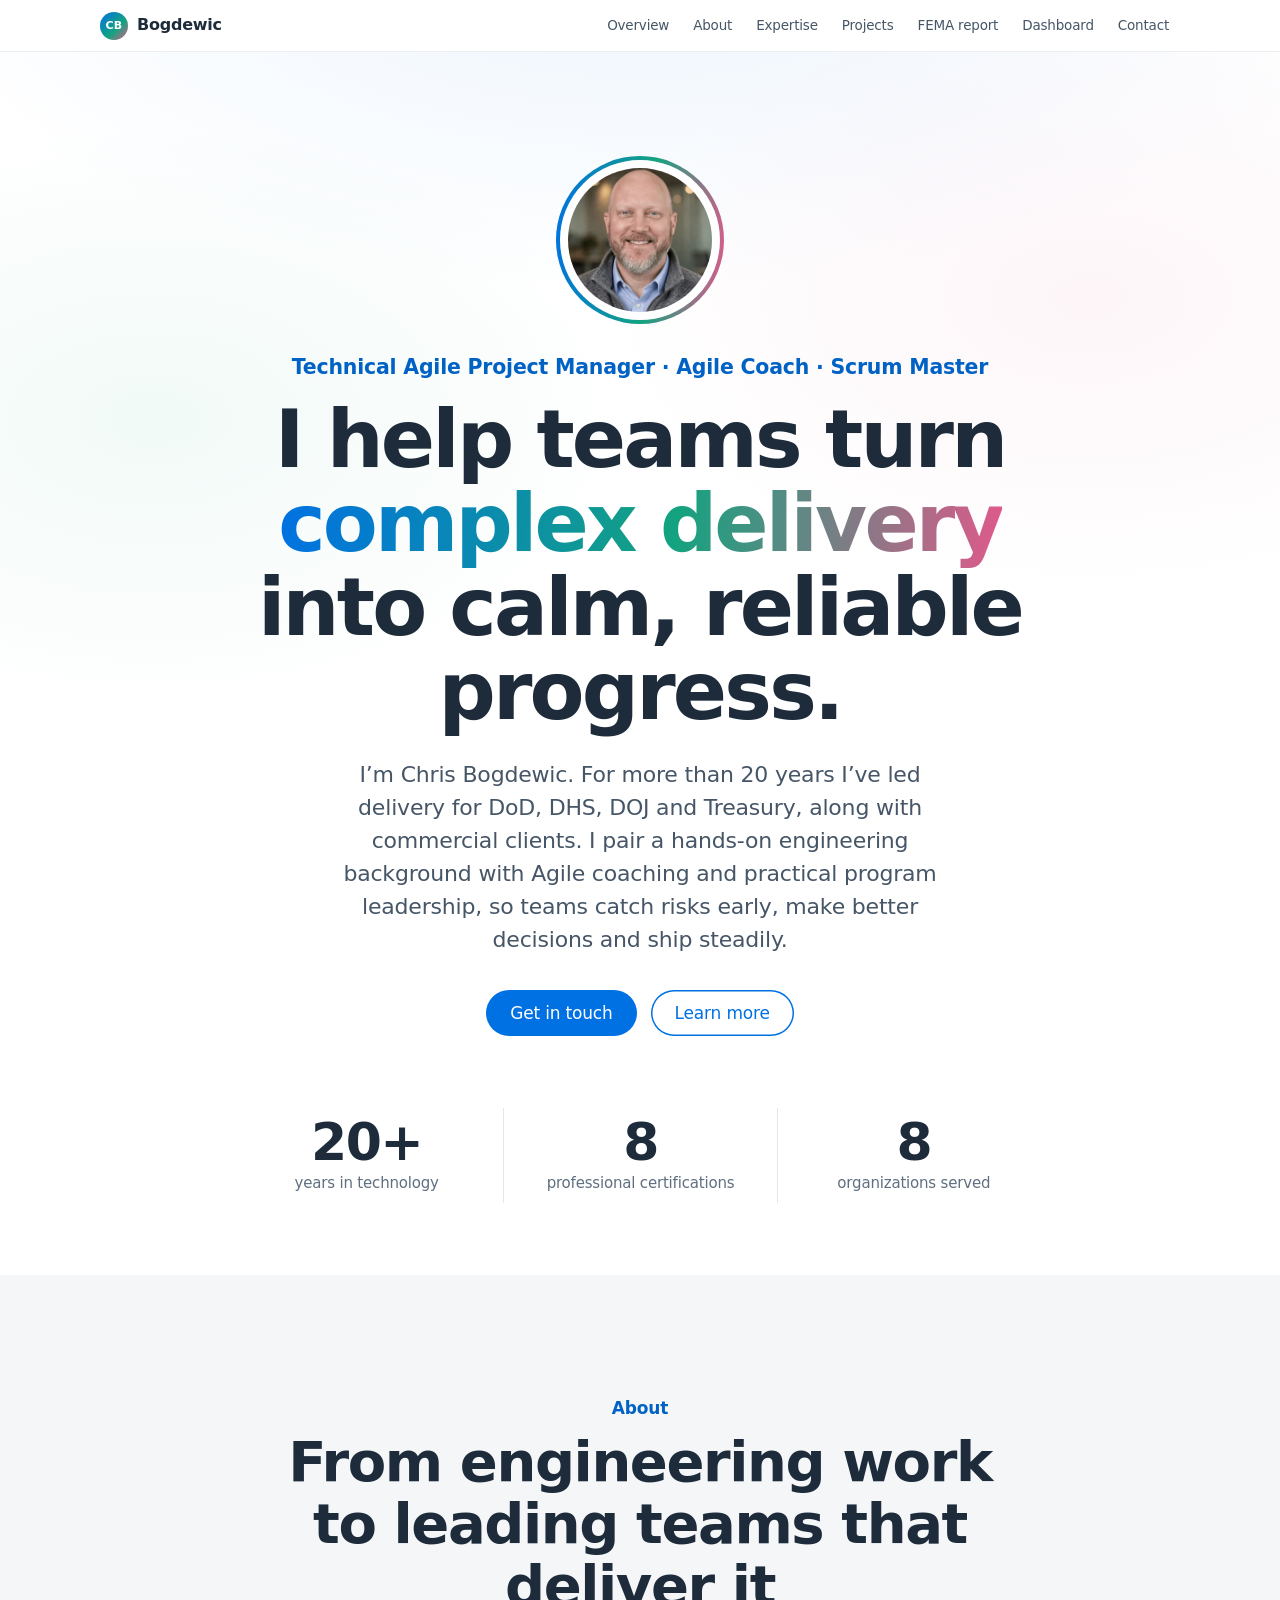
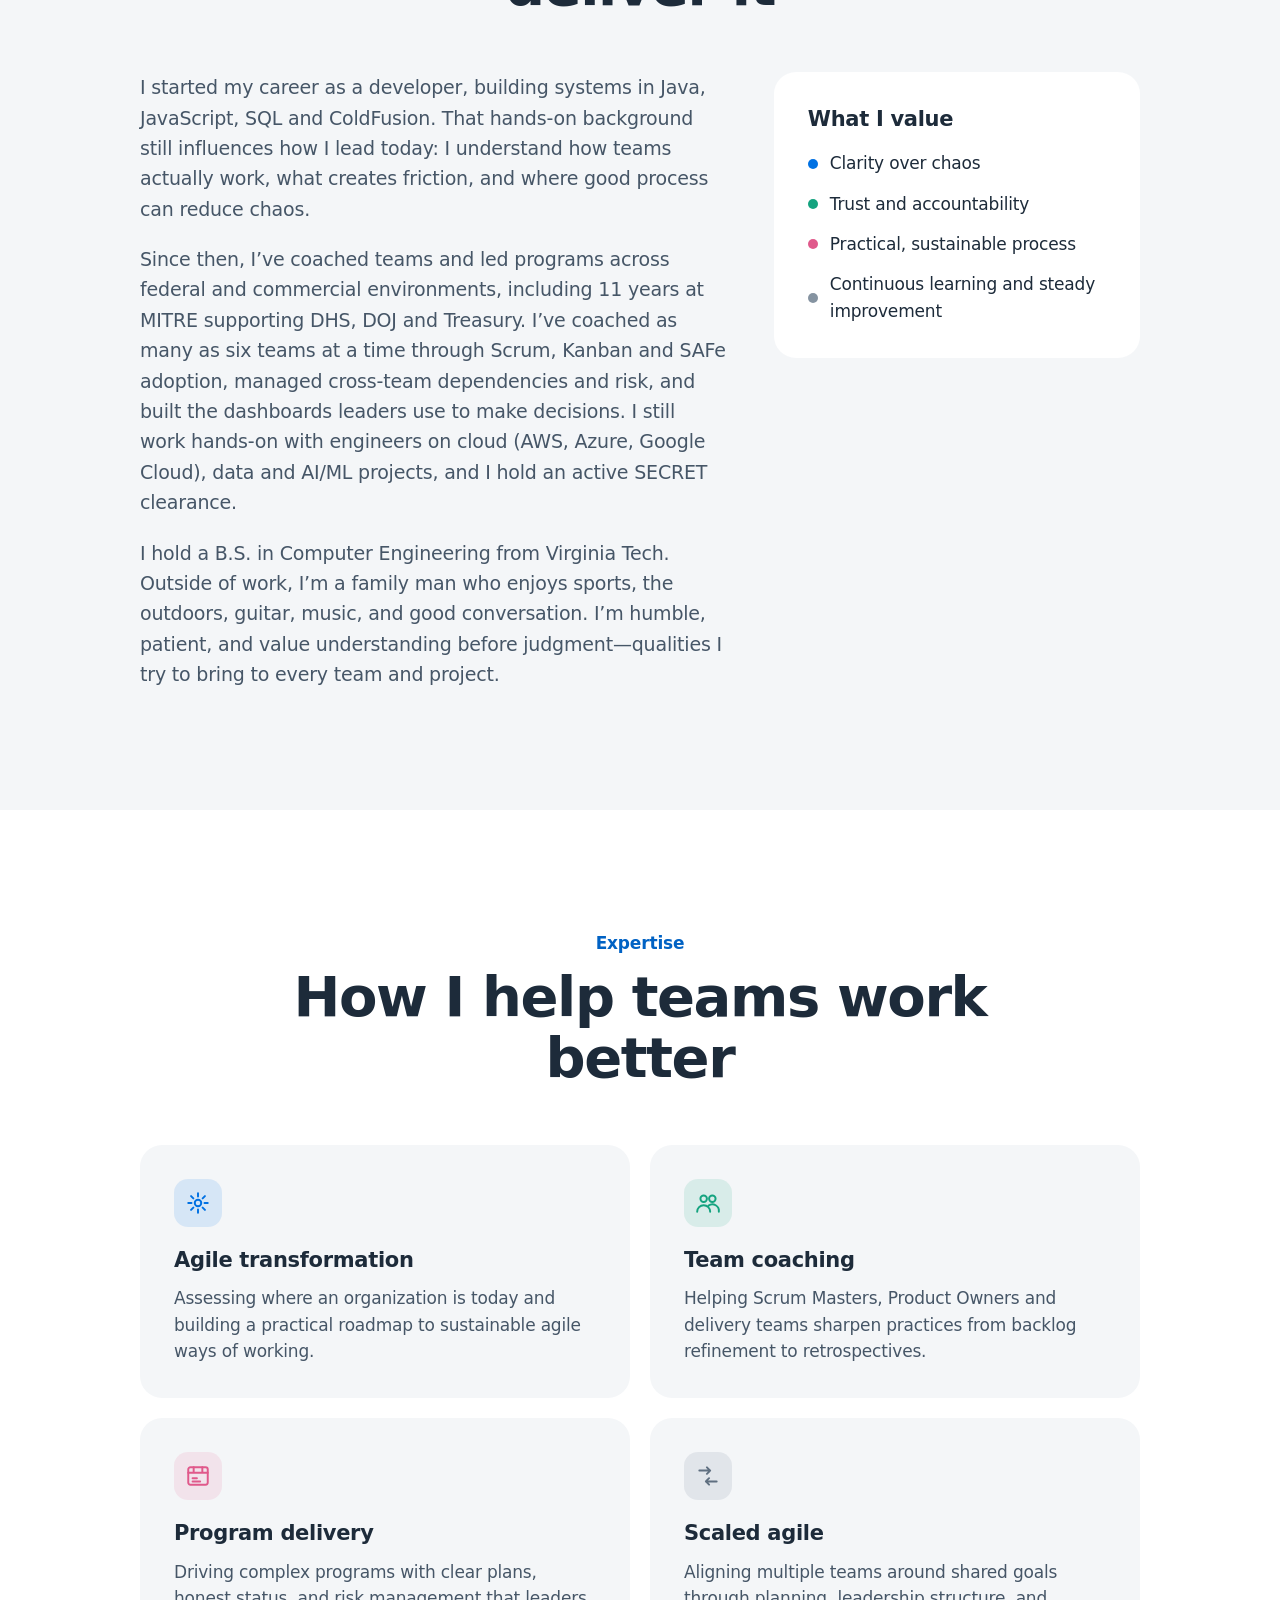
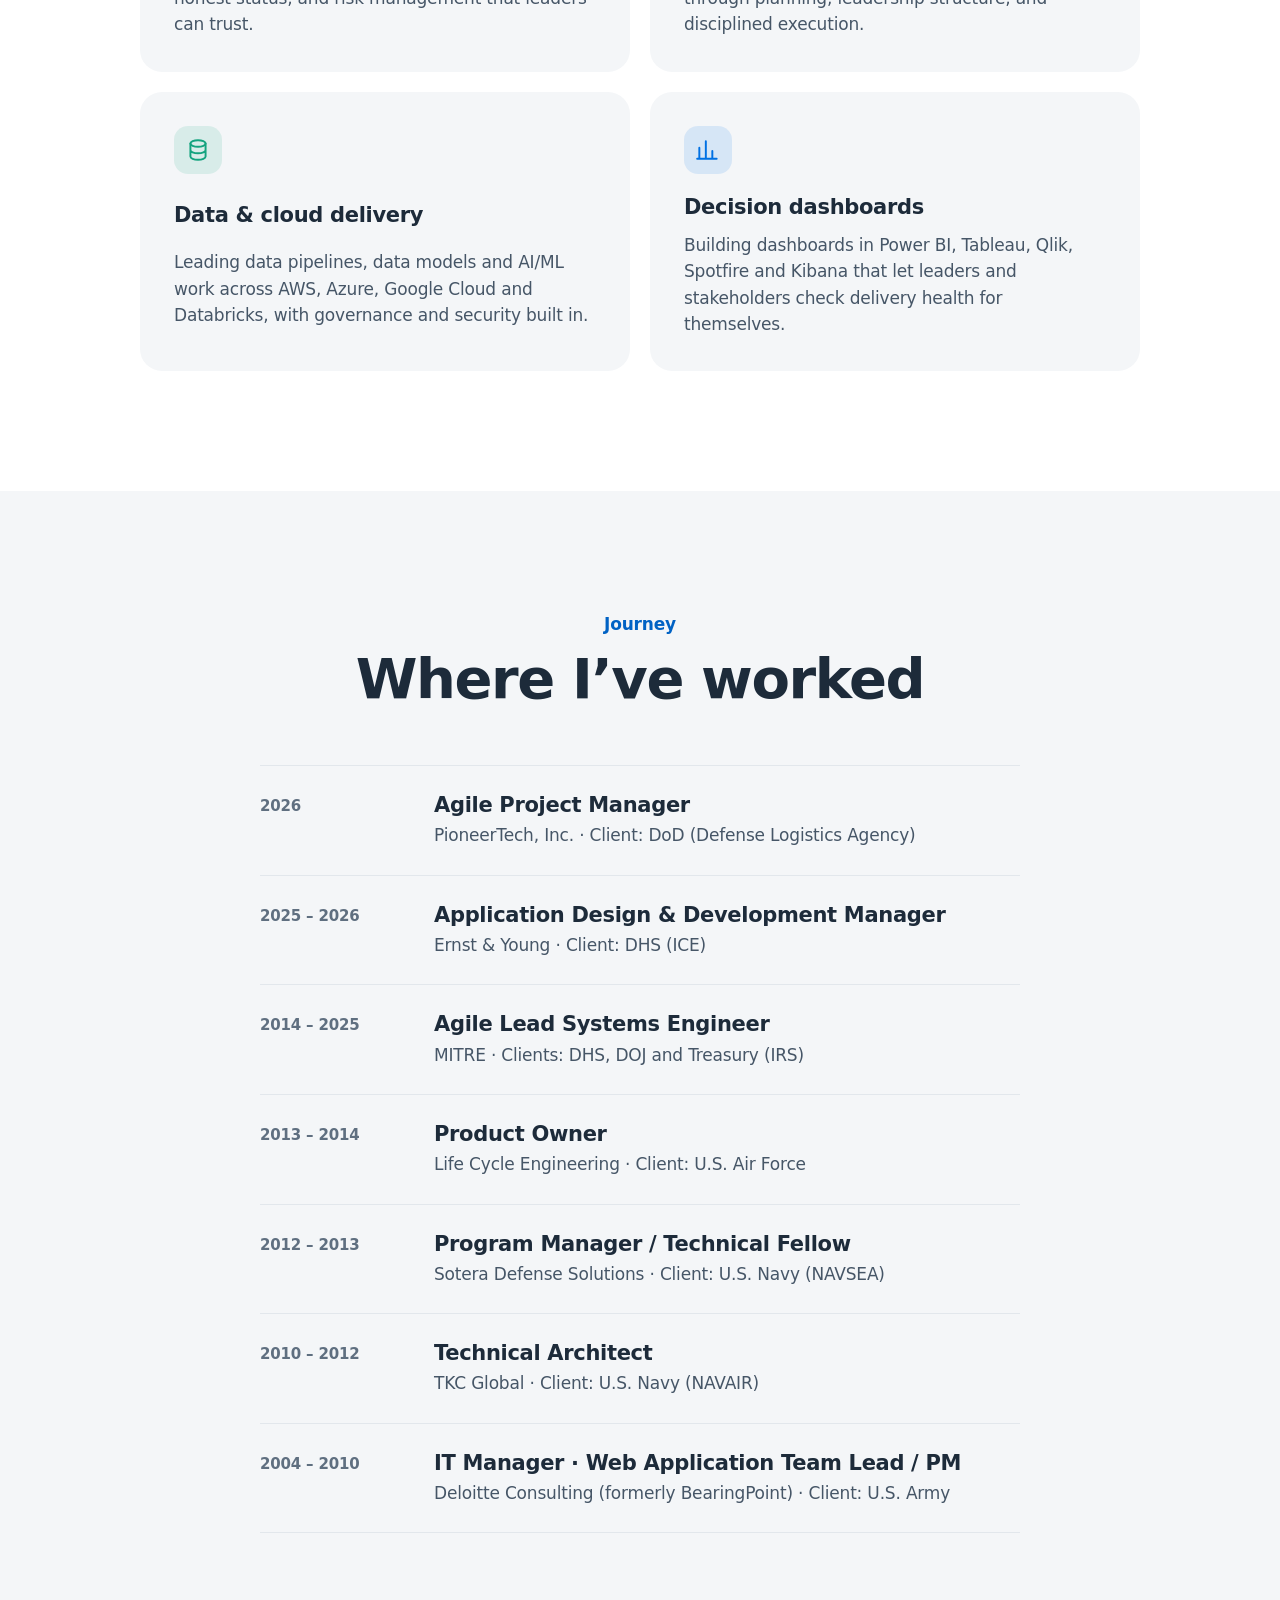
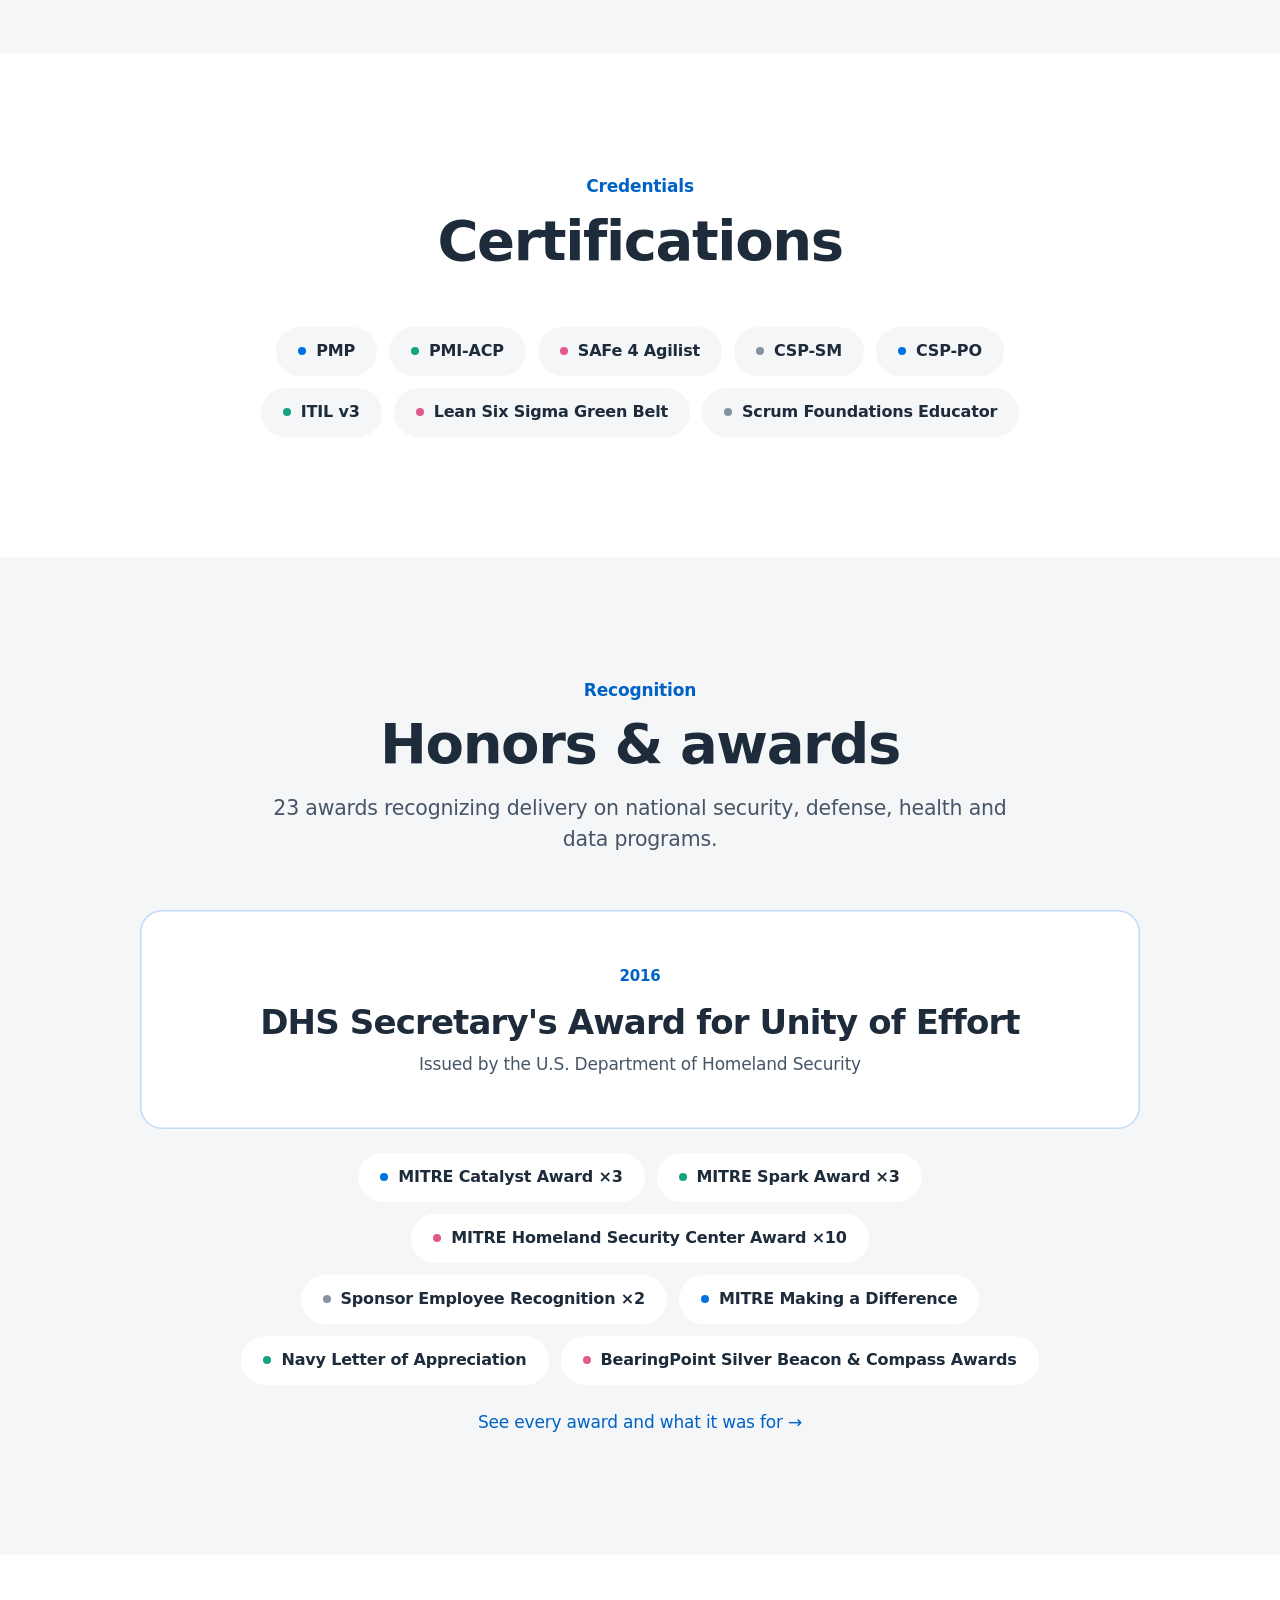
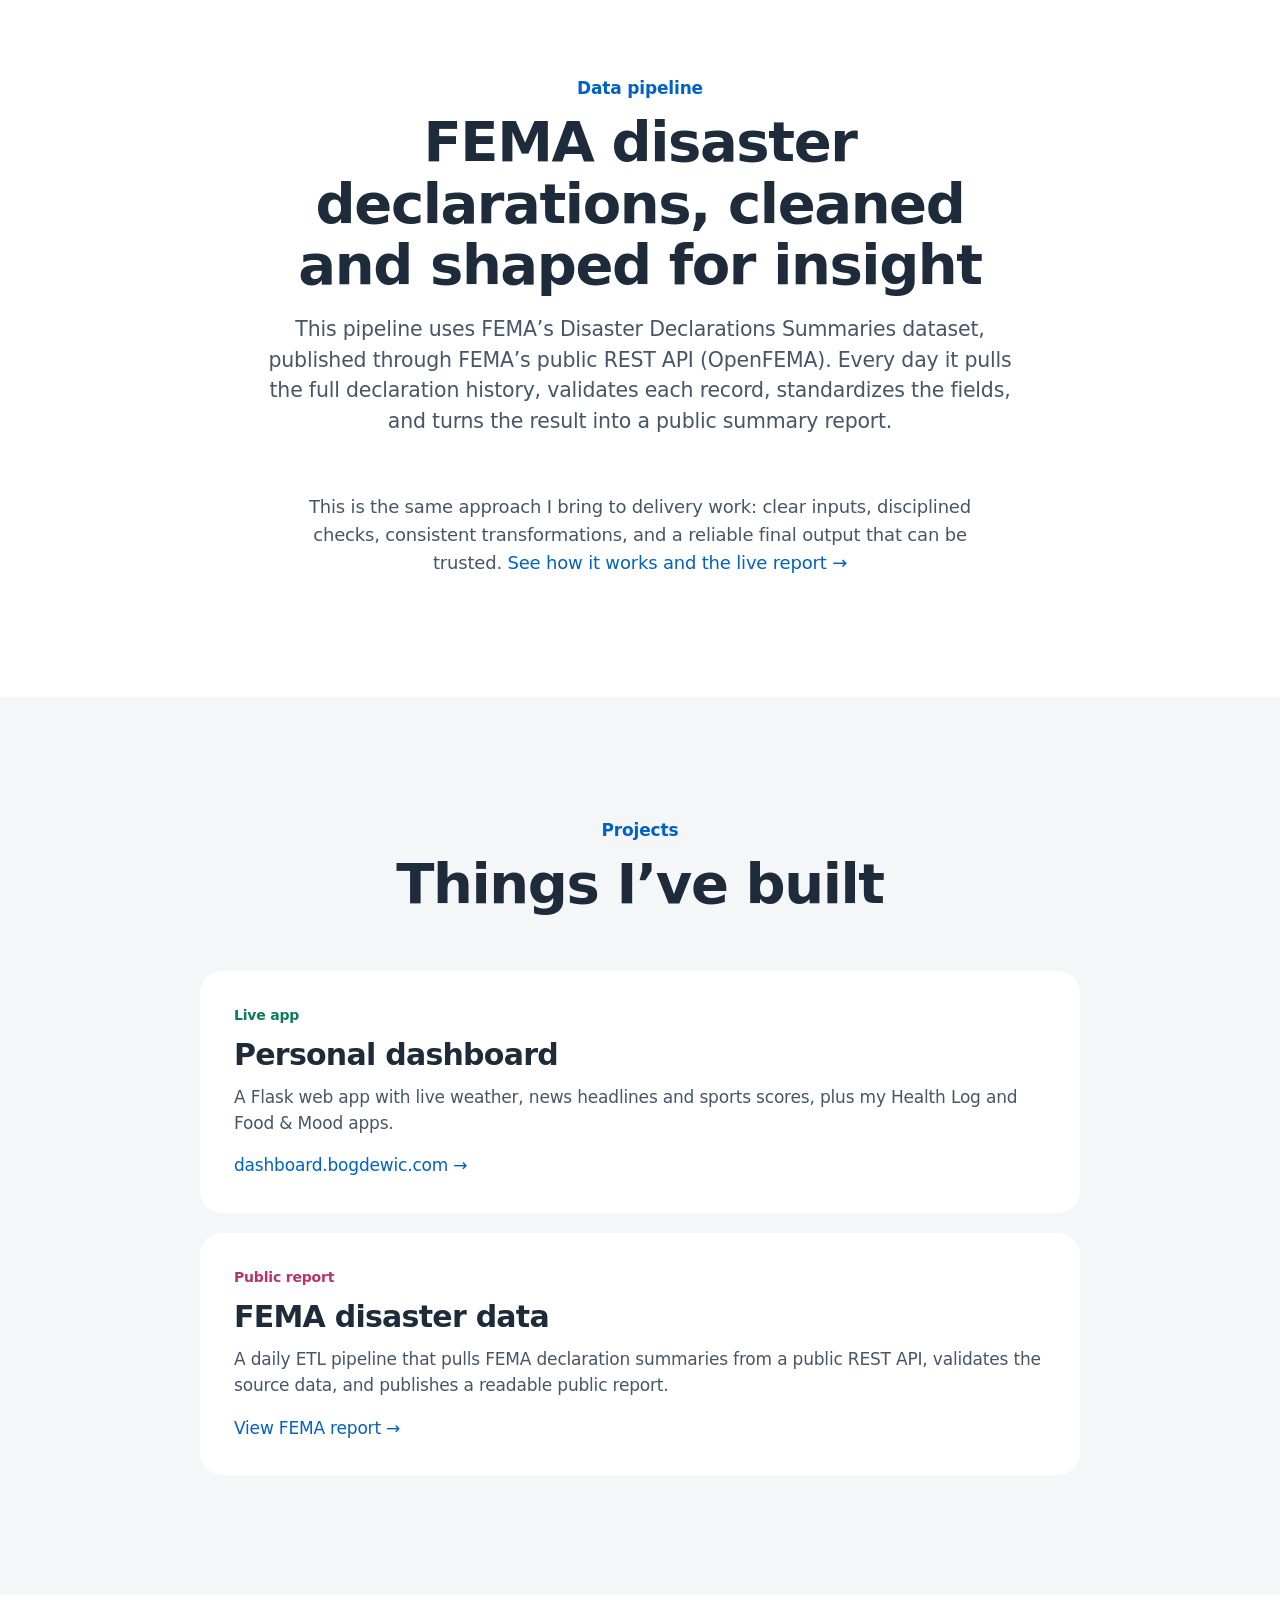
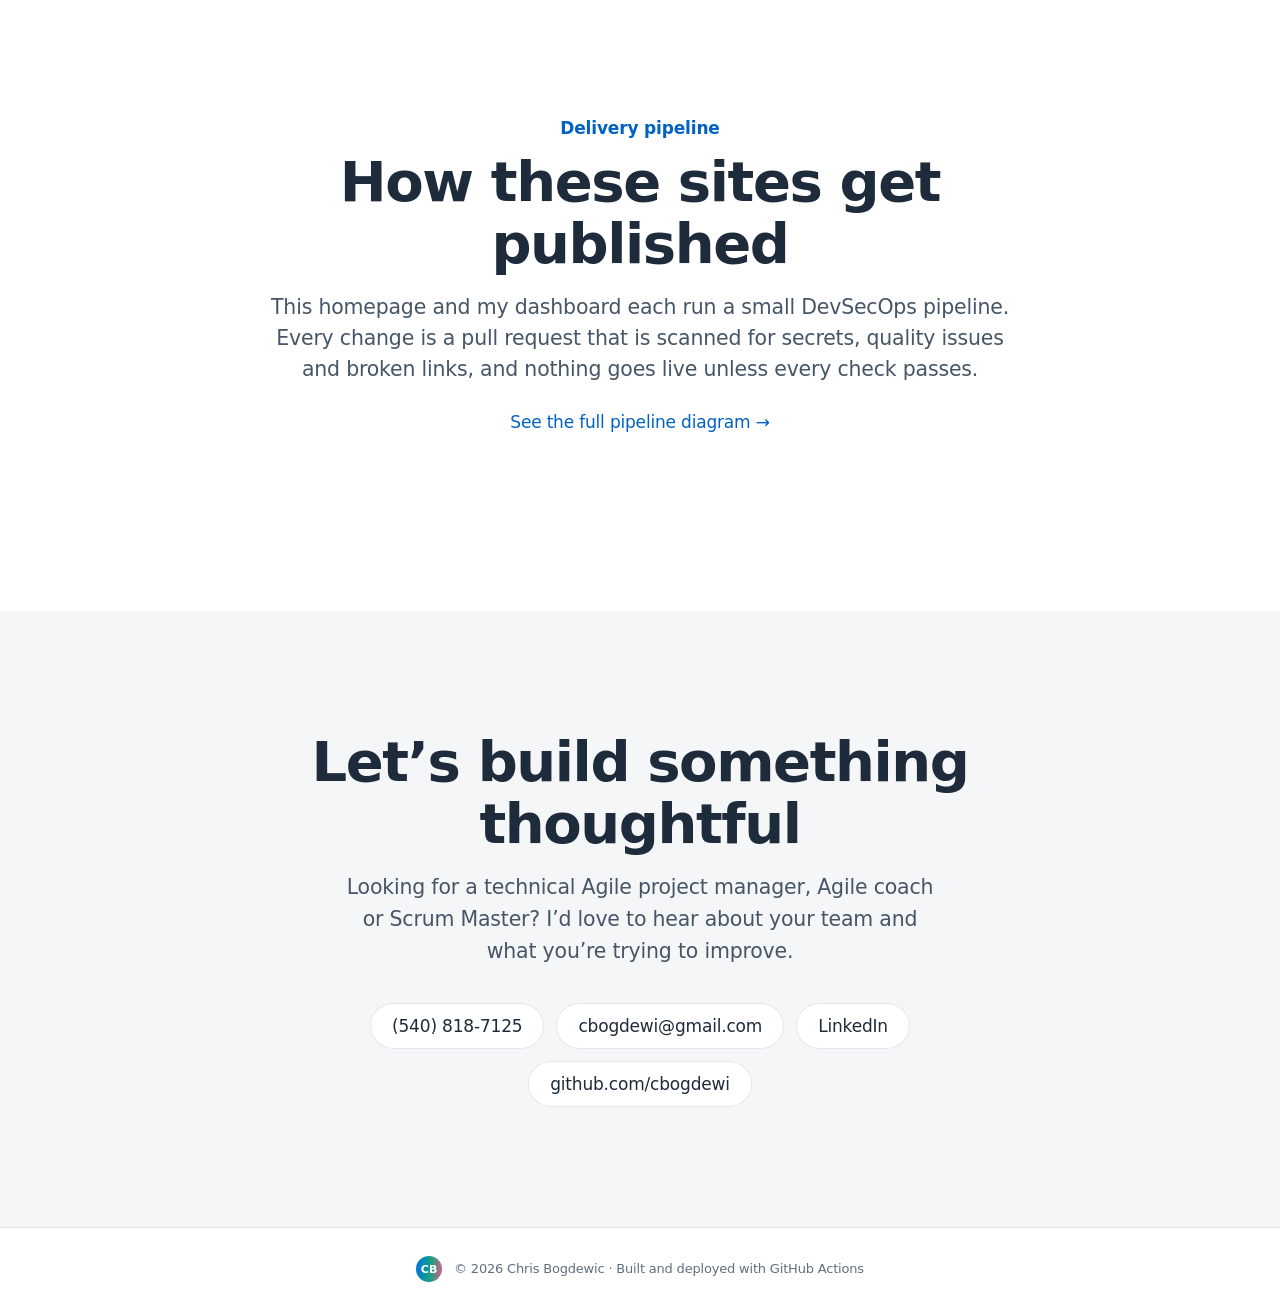
<file: index.html>
<!DOCTYPE html>
<html lang="en">
  <head>
    <meta charset="utf-8">
    <meta name="viewport" content="width=device-width, initial-scale=1">
    <title>Chris Bogdewic | Overview</title>
    <meta property="og:image" content="https://www.bogdewic.com/images/chris-bogdewic-640.jpg">
    <meta name="description" content="Chris Bogdewic: Technical Agile Project Manager, Agile Coach and Scrum Master with 20+ years leading delivery for DoD, DHS, DOJ and Treasury.">
    <meta name="theme-color" content="#ffffff">
    <meta http-equiv="Content-Security-Policy" content="default-src 'self'; style-src 'self' https://fonts.googleapis.com; font-src https://fonts.gstatic.com; img-src 'self' data:; script-src 'self'; object-src 'none'; base-uri 'self'; form-action 'self'">
    <meta name="referrer" content="strict-origin-when-cross-origin">
    <link rel="preconnect" href="https://fonts.googleapis.com">
    <link rel="preconnect" href="https://fonts.gstatic.com" crossorigin>
    <link rel="stylesheet" href="https://fonts.googleapis.com/css2?family=Inter:wght@400;500;600;700&display=swap">
    <link rel="stylesheet" href="styles.css">
    <link rel="stylesheet" href="nav.css">
    <script src="nav.js" defer></script>
  </head>
  <body>
    <a class="skip" href="#main">Skip to content</a>

    <header class="site-nav">
      <a class="sn-brand" href="#overview" aria-label="Bogdewic home">
        <span class="sn-mark">CB</span>
        <span class="sn-name">Bogdewic</span>
      </a>
      <button class="sn-toggle" type="button" aria-expanded="false" aria-controls="site-menu" aria-label="Open menu"><span class="sn-bars"></span></button>
      <nav id="site-menu" aria-label="Main">
        <ul class="sn-links">
          <li><a href="#overview">Overview</a></li>
          <li><a href="#about">About</a></li>
          <li><a href="#expertise">Expertise</a></li>
          <li><a href="#projects">Projects</a></li>
          <li><a href="fema-disasters.html">FEMA report</a></li>
          <li><a href="https://dashboard.bogdewic.com">Dashboard</a></li>
          <li><a href="#contact">Contact</a></li>
        </ul>
      </nav>
    </header>

    <main id="main">
      <section class="hero" id="overview">
        <div class="hero-inner">
          <figure class="hero-photo">
            <picture>
              <source type="image/webp" srcset="images/chris-bogdewic-320.webp 320w, images/chris-bogdewic-640.webp 640w" sizes="168px">
              <img src="images/chris-bogdewic-640.jpg" srcset="images/chris-bogdewic-320.jpg 320w, images/chris-bogdewic-640.jpg 640w" sizes="168px" width="640" height="800" alt="Chris Bogdewic smiling, wearing a gray quarter-zip over a light blue collared shirt" fetchpriority="high">
            </picture>
          </figure>
          <div class="hero-copy">
            <p class="eyebrow">Technical Agile Project Manager · Agile Coach · Scrum Master</p>
            <h1>I help teams turn <span class="grad">complex delivery</span> into calm, reliable progress.</h1>
            <p class="lede">I’m Chris Bogdewic. For more than 20 years I’ve led delivery for DoD, DHS, DOJ and Treasury, along with commercial clients. I pair a hands-on engineering background with Agile coaching and practical program leadership, so teams catch risks early, make better decisions and ship steadily.</p>
            <div class="cta-row">
              <a class="btn btn-primary" href="#contact">Get in touch</a>
              <a class="btn btn-ghost" href="#about">Learn more</a>
            </div>
            <ul class="stats">
              <li><strong>20+</strong><span>years in technology</span></li>
              <li><strong>8</strong><span>professional certifications</span></li>
              <li><strong>8</strong><span>organizations served</span></li>
            </ul>
          </div>
        </div>
      </section>

      <section class="section" id="about">
        <div class="section-head">
          <p class="eyebrow">About</p>
          <h2>From engineering work to leading teams that deliver it</h2>
        </div>
        <div class="about-grid">
          <div class="about-text">
            <p>I started my career as a developer, building systems in Java, JavaScript, SQL and ColdFusion. That hands-on background still influences how I lead today: I understand how teams actually work, what creates friction, and where good process can reduce chaos.</p>
            <p>Since then, I’ve coached teams and led programs across federal and commercial environments, including 11 years at MITRE supporting DHS, DOJ and Treasury. I’ve coached as many as six teams at a time through Scrum, Kanban and SAFe adoption, managed cross-team dependencies and risk, and built the dashboards leaders use to make decisions. I still work hands-on with engineers on cloud (AWS, Azure, Google Cloud), data and AI/ML projects, and I hold an active SECRET clearance.</p>
            <p>I hold a B.S. in Computer Engineering from Virginia Tech. Outside of work, I’m a family man who enjoys sports, the outdoors, guitar, music, and good conversation. I’m humble, patient, and value understanding before judgment—qualities I try to bring to every team and project.</p>
          </div>
          <aside class="card values" aria-label="What I value">
            <h3>What I value</h3>
            <ul>
              <li><span class="dot dot-blue"></span>Clarity over chaos</li>
              <li><span class="dot dot-green"></span>Trust and accountability</li>
              <li><span class="dot dot-pink"></span>Practical, sustainable process</li>
              <li><span class="dot dot-slate"></span>Continuous learning and steady improvement</li>
            </ul>
          </aside>
        </div>
      </section>

      <section class="section" id="expertise">
        <div class="section-head">
          <p class="eyebrow">Expertise</p>
          <h2>How I help teams work better</h2>
        </div>
        <div class="cards">
          <article class="card feature accent-blue">
            <div class="icon" aria-hidden="true">
              <svg viewBox="0 0 24 24"><path d="M12 3v3m0 12v3M3 12h3m12 0h3M5.6 5.6l2.1 2.1m8.6 8.6 2.1 2.1M5.6 18.4l2.1-2.1m8.6-8.6 2.1-2.1"/><circle cx="12" cy="12" r="3"/></svg>
            </div>
            <h3>Agile transformation</h3>
            <p>Assessing where an organization is today and building a practical roadmap to sustainable agile ways of working.</p>
          </article>
          <article class="card feature accent-green">
            <div class="icon" aria-hidden="true">
              <svg viewBox="0 0 24 24"><circle cx="8" cy="8" r="3"/><circle cx="16" cy="8" r="3"/><path d="M2 20c0-3.3 2.7-6 6-6s6 2.7 6 6m-1.5-5.6A6 6 0 0 1 22 20"/></svg>
            </div>
            <h3>Team coaching</h3>
            <p>Helping Scrum Masters, Product Owners and delivery teams sharpen practices from backlog refinement to retrospectives.</p>
          </article>
          <article class="card feature accent-pink">
            <div class="icon" aria-hidden="true">
              <svg viewBox="0 0 24 24"><rect x="3" y="4" width="18" height="16" rx="2"/><path d="M3 9h18M8 4v5m8-5v5M7 14h4m-4 3h7"/></svg>
            </div>
            <h3>Program delivery</h3>
            <p>Driving complex programs with clear plans, honest status, and risk management that leaders can trust.</p>
          </article>
          <article class="card feature accent-slate">
            <div class="icon" aria-hidden="true">
              <svg viewBox="0 0 24 24"><path d="M4 7h10m0 0-3-3m3 3-3 3M20 17H10m0 0 3-3m-3 3 3 3"/></svg>
            </div>
            <h3>Scaled agile</h3>
            <p>Aligning multiple teams around shared goals through planning, leadership structure, and disciplined execution.</p>
          </article>
          <article class="card feature accent-green">
            <div class="icon" aria-hidden="true">
              <svg viewBox="0 0 24 24"><ellipse cx="12" cy="6" rx="7" ry="3"/><path d="M5 6v6c0 1.7 3.1 3 7 3s7-1.3 7-3V6M5 12v6c0 1.7 3.1 3 7 3s7-1.3 7-3v-6"/></svg>
            </div>
            <h3>Data &amp; cloud delivery</h3>
            <p>Leading data pipelines, data models and AI/ML work across AWS, Azure, Google Cloud and Databricks, with governance and security built in.</p>
          </article>
          <article class="card feature accent-blue">
            <div class="icon" aria-hidden="true">
              <svg viewBox="0 0 24 24"><path d="M4 20V10m6 10V4m6 16v-7m4 7H2"/></svg>
            </div>
            <h3>Decision dashboards</h3>
            <p>Building dashboards in Power BI, Tableau, Qlik, Spotfire and Kibana that let leaders and stakeholders check delivery health for themselves.</p>
          </article>
        </div>
      </section>

      <section class="section" id="journey">
        <div class="section-head">
          <p class="eyebrow">Journey</p>
          <h2>Where I’ve worked</h2>
        </div>
        <ol class="timeline">
          <li>
            <span class="when">2026</span>
            <div><h3>Agile Project Manager</h3><p>PioneerTech, Inc. · Client: DoD (Defense Logistics Agency)</p></div>
          </li>
          <li>
            <span class="when">2025 – 2026</span>
            <div><h3>Application Design &amp; Development Manager</h3><p>Ernst &amp; Young · Client: DHS (ICE)</p></div>
          </li>
          <li>
            <span class="when">2014 – 2025</span>
            <div><h3>Agile Lead Systems Engineer</h3><p>MITRE · Clients: DHS, DOJ and Treasury (IRS)</p></div>
          </li>
          <li>
            <span class="when">2013 – 2014</span>
            <div><h3>Product Owner</h3><p>Life Cycle Engineering · Client: U.S. Air Force</p></div>
          </li>
          <li>
            <span class="when">2012 – 2013</span>
            <div><h3>Program Manager / Technical Fellow</h3><p>Sotera Defense Solutions · Client: U.S. Navy (NAVSEA)</p></div>
          </li>
          <li>
            <span class="when">2010 – 2012</span>
            <div><h3>Technical Architect</h3><p>TKC Global · Client: U.S. Navy (NAVAIR)</p></div>
          </li>
          <li>
            <span class="when">2004 – 2010</span>
            <div><h3>IT Manager · Web Application Team Lead / PM</h3><p>Deloitte Consulting (formerly BearingPoint) · Client: U.S. Army</p></div>
          </li>
        </ol>
      </section>

      <section class="section" id="certifications">
        <div class="section-head">
          <p class="eyebrow">Credentials</p>
          <h2>Certifications</h2>
        </div>
        <ul class="chips">
          <li class="chip chip-blue">PMP</li>
          <li class="chip chip-green">PMI-ACP</li>
          <li class="chip chip-pink">SAFe 4 Agilist</li>
          <li class="chip chip-slate">CSP-SM</li>
          <li class="chip chip-blue">CSP-PO</li>
          <li class="chip chip-green">ITIL v3</li>
          <li class="chip chip-pink">Lean Six Sigma Green Belt</li>
          <li class="chip chip-slate">Scrum Foundations Educator</li>
        </ul>
      </section>

      <section class="section" id="awards">
        <div class="section-head">
          <p class="eyebrow">Recognition</p>
          <h2>Honors &amp; awards</h2>
          <p class="section-lede">23 awards recognizing delivery on national security, defense, health and data programs.</p>
        </div>
        <article class="card award-feature">
          <span class="award-year">2016</span>
          <h3>DHS Secretary's Award for Unity of Effort</h3>
          <p>Issued by the U.S. Department of Homeland Security</p>
        </article>
        <ul class="chips award-chips">
          <li class="chip chip-blue">MITRE Catalyst Award ×3</li>
          <li class="chip chip-green">MITRE Spark Award ×3</li>
          <li class="chip chip-pink">MITRE Homeland Security Center Award ×10</li>
          <li class="chip">Sponsor Employee Recognition ×2</li>
          <li class="chip chip-blue">MITRE Making a Difference</li>
          <li class="chip chip-green">Navy Letter of Appreciation</li>
          <li class="chip chip-pink">BearingPoint Silver Beacon &amp; Compass Awards</li>
        </ul>
        <p class="section-more"><a class="inline-link" href="awards.html">See every award and what it was for →</a></p>
      </section>

      <section class="section" id="pipeline">
        <div class="section-head">
          <p class="eyebrow">Data pipeline</p>
          <h2>FEMA disaster declarations, cleaned and shaped for insight</h2>
          <p class="section-lede">This pipeline uses FEMA’s Disaster Declarations Summaries dataset, published through FEMA’s public REST API (OpenFEMA). Every day it pulls the full declaration history, validates each record, standardizes the fields, and turns the result into a public summary report.</p>
        </div>
        <div class="pipeline-summary">
          <p>This is the same approach I bring to delivery work: clear inputs, disciplined checks, consistent transformations, and a reliable final output that can be trusted. <a class="inline-link" href="fema-disasters.html">See how it works and the live report →</a></p>
        </div>
      </section>

      <section class="section" id="projects">
        <div class="section-head">
          <p class="eyebrow">Projects</p>
          <h2>Things I’ve built</h2>
        </div>
        <div class="project-stack">
          <a class="card project" href="https://dashboard.bogdewic.com">
            <span class="project-tag">Live app</span>
            <h3>Personal dashboard</h3>
            <p>A Flask web app with live weather, news headlines and sports scores, plus my Health Log and Food &amp; Mood apps.</p>
            <span class="project-link">dashboard.bogdewic.com →</span>
          </a>
          <a class="card project" href="fema-disasters.html">
            <span class="project-tag">Public report</span>
            <h3>FEMA disaster data</h3>
            <p>A daily ETL pipeline that pulls FEMA declaration summaries from a public REST API, validates the source data, and publishes a readable public report.</p>
            <span class="project-link">View FEMA report →</span>
          </a>
        </div>
      </section>

      <section class="section" id="how-it-works">
        <div class="section-head">
          <p class="eyebrow">Delivery pipeline</p>
          <h2>How these sites get published</h2>
          <p class="section-lede">This homepage and my dashboard each run a small DevSecOps pipeline. Every change is a pull request that is scanned for secrets, quality issues and broken links, and nothing goes live unless every check passes.</p>
          <p class="section-more"><a class="inline-link" href="delivery.html">See the full pipeline diagram →</a></p>
        </div>
      </section>

      <section class="section contact" id="contact">
        <div class="contact-card">
          <h2>Let’s build something thoughtful</h2>
          <p>Looking for a technical Agile project manager, Agile coach or Scrum Master? I’d love to hear about your team and what you’re trying to improve.</p>
          <ul class="contact-list">
            <li><a href="tel:+15408187125">(540)&nbsp;818&#8209;7125</a></li>
            <li><a href="mailto:cbogdewi@gmail.com">cbogdewi@gmail.com</a></li>
            <li><a href="https://www.linkedin.com/in/chrisbogdewic">LinkedIn</a></li>
            <li><a href="https://github.com/cbogdewi">github.com/cbogdewi</a></li>
          </ul>
        </div>
      </section>
    </main>

    <footer class="footer">
      <span class="monogram small">CB</span>
      <p>© 2026 Chris Bogdewic · Built and deployed with GitHub Actions</p>
    </footer>
  </body>
</html>
</file>
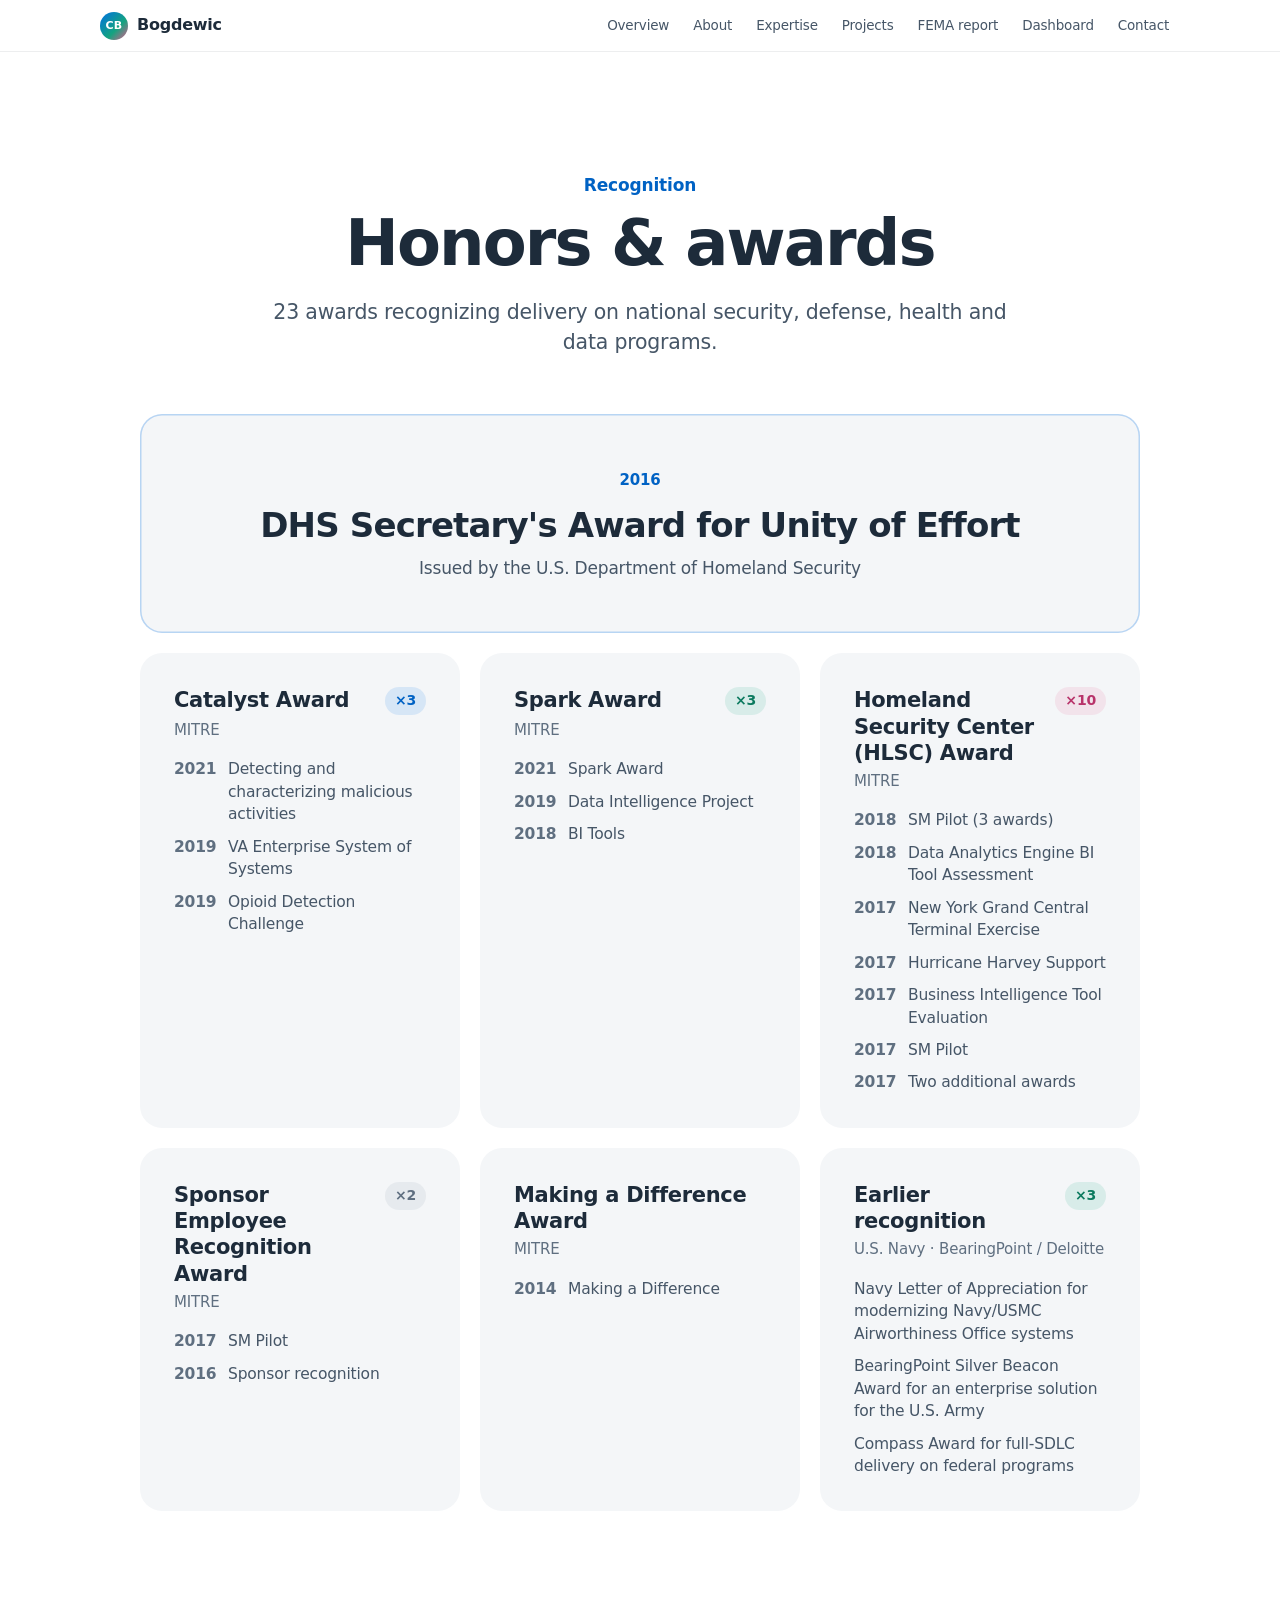
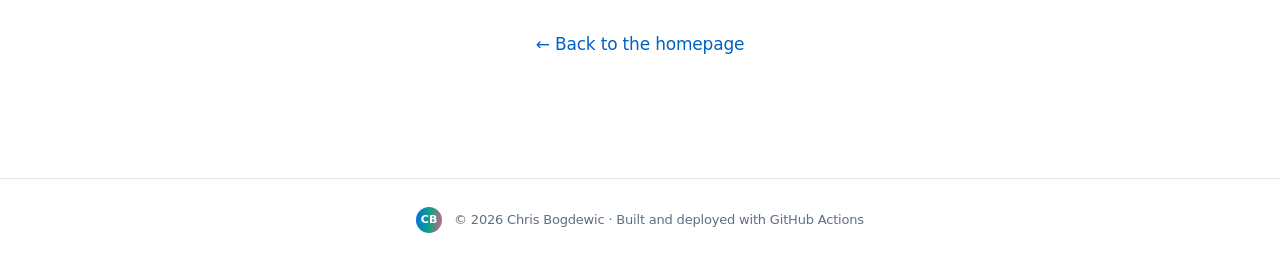
<file: awards.html>
<!DOCTYPE html>
<html lang="en">
  <head>
    <meta charset="utf-8">
    <meta name="viewport" content="width=device-width, initial-scale=1">
    <title>Honors &amp; awards | Chris Bogdewic</title>
    <meta name="description" content="Awards Chris Bogdewic has received for delivery on national security, defense, health and data programs.">
    <meta name="theme-color" content="#ffffff">
    <meta http-equiv="Content-Security-Policy" content="default-src 'self'; style-src 'self' https://fonts.googleapis.com; font-src https://fonts.gstatic.com; img-src 'self' data:; script-src 'self'; object-src 'none'; base-uri 'self'; form-action 'self'">
    <meta name="referrer" content="strict-origin-when-cross-origin">
    <link rel="preconnect" href="https://fonts.googleapis.com">
    <link rel="preconnect" href="https://fonts.gstatic.com" crossorigin>
    <link rel="stylesheet" href="https://fonts.googleapis.com/css2?family=Inter:wght@400;500;600;700&display=swap">
    <link rel="stylesheet" href="styles.css">
    <link rel="stylesheet" href="nav.css">
    <script src="nav.js" defer></script>
  </head>
  <body>
    <a class="skip" href="#main">Skip to content</a>

    <header class="site-nav">
      <a class="sn-brand" href="index.html" aria-label="Bogdewic home">
        <span class="sn-mark">CB</span>
        <span class="sn-name">Bogdewic</span>
      </a>
      <button class="sn-toggle" type="button" aria-expanded="false" aria-controls="site-menu" aria-label="Open menu"><span class="sn-bars"></span></button>
      <nav id="site-menu" aria-label="Main">
        <ul class="sn-links">
          <li><a href="index.html#overview">Overview</a></li>
          <li><a href="index.html#about">About</a></li>
          <li><a href="index.html#expertise">Expertise</a></li>
          <li><a href="index.html#projects">Projects</a></li>
          <li><a href="fema-disasters.html">FEMA report</a></li>
          <li><a href="https://dashboard.bogdewic.com">Dashboard</a></li>
          <li><a href="index.html#contact">Contact</a></li>
        </ul>
      </nav>
    </header>

    <main id="main">
      <section class="section" id="awards">
        <div class="section-head">
          <p class="eyebrow">Recognition</p>
          <h1 class="page-title">Honors &amp; awards</h1>
          <p class="section-lede">23 awards recognizing delivery on national security, defense, health and data programs.</p>
        </div>
        <article class="card award-feature">
          <span class="award-year">2016</span>
          <h3>DHS Secretary's Award for Unity of Effort</h3>
          <p>Issued by the U.S. Department of Homeland Security</p>
        </article>
        <div class="award-grid">
          <article class="card award accent-blue">
            <div class="award-head"><h3>Catalyst Award</h3><span class="award-count">×3</span></div>
            <p class="award-issuer">MITRE</p>
            <ul class="award-list">
              <li><span>2021</span>Detecting and characterizing malicious activities</li>
              <li><span>2019</span>VA Enterprise System of Systems</li>
              <li><span>2019</span>Opioid Detection Challenge</li>
            </ul>
          </article>
          <article class="card award accent-green">
            <div class="award-head"><h3>Spark Award</h3><span class="award-count">×3</span></div>
            <p class="award-issuer">MITRE</p>
            <ul class="award-list">
              <li><span>2021</span>Spark Award</li>
              <li><span>2019</span>Data Intelligence Project</li>
              <li><span>2018</span>BI Tools</li>
            </ul>
          </article>
          <article class="card award accent-pink">
            <div class="award-head"><h3>Homeland Security Center (HLSC) Award</h3><span class="award-count">×10</span></div>
            <p class="award-issuer">MITRE</p>
            <ul class="award-list">
              <li><span>2018</span>SM Pilot (3 awards)</li>
              <li><span>2018</span>Data Analytics Engine BI Tool Assessment</li>
              <li><span>2017</span>New York Grand Central Terminal Exercise</li>
              <li><span>2017</span>Hurricane Harvey Support</li>
              <li><span>2017</span>Business Intelligence Tool Evaluation</li>
              <li><span>2017</span>SM Pilot</li>
              <li><span>2017</span>Two additional awards</li>
            </ul>
          </article>
          <article class="card award accent-slate">
            <div class="award-head"><h3>Sponsor Employee Recognition Award</h3><span class="award-count">×2</span></div>
            <p class="award-issuer">MITRE</p>
            <ul class="award-list">
              <li><span>2017</span>SM Pilot</li>
              <li><span>2016</span>Sponsor recognition</li>
            </ul>
          </article>
          <article class="card award accent-blue">
            <div class="award-head"><h3>Making a Difference Award</h3></div>
            <p class="award-issuer">MITRE</p>
            <ul class="award-list">
              <li><span>2014</span>Making a Difference</li>
            </ul>
          </article>
          <article class="card award accent-green">
            <div class="award-head"><h3>Earlier recognition</h3><span class="award-count">×3</span></div>
            <p class="award-issuer">U.S. Navy · BearingPoint / Deloitte</p>
            <ul class="award-list">
              <li>Navy Letter of Appreciation for modernizing Navy/USMC Airworthiness Office systems</li>
              <li>BearingPoint Silver Beacon Award for an enterprise solution for the U.S. Army</li>
              <li>Compass Award for full-SDLC delivery on federal programs</li>
            </ul>
          </article>
        </div>
      </section>
      <section class="section back-home">
        <p><a class="inline-link" href="index.html">← Back to the homepage</a></p>
      </section>
    </main>

    <footer class="footer">
      <span class="monogram small">CB</span>
      <p>© 2026 Chris Bogdewic · Built and deployed with GitHub Actions</p>
    </footer>
  </body>
</html>
</file>
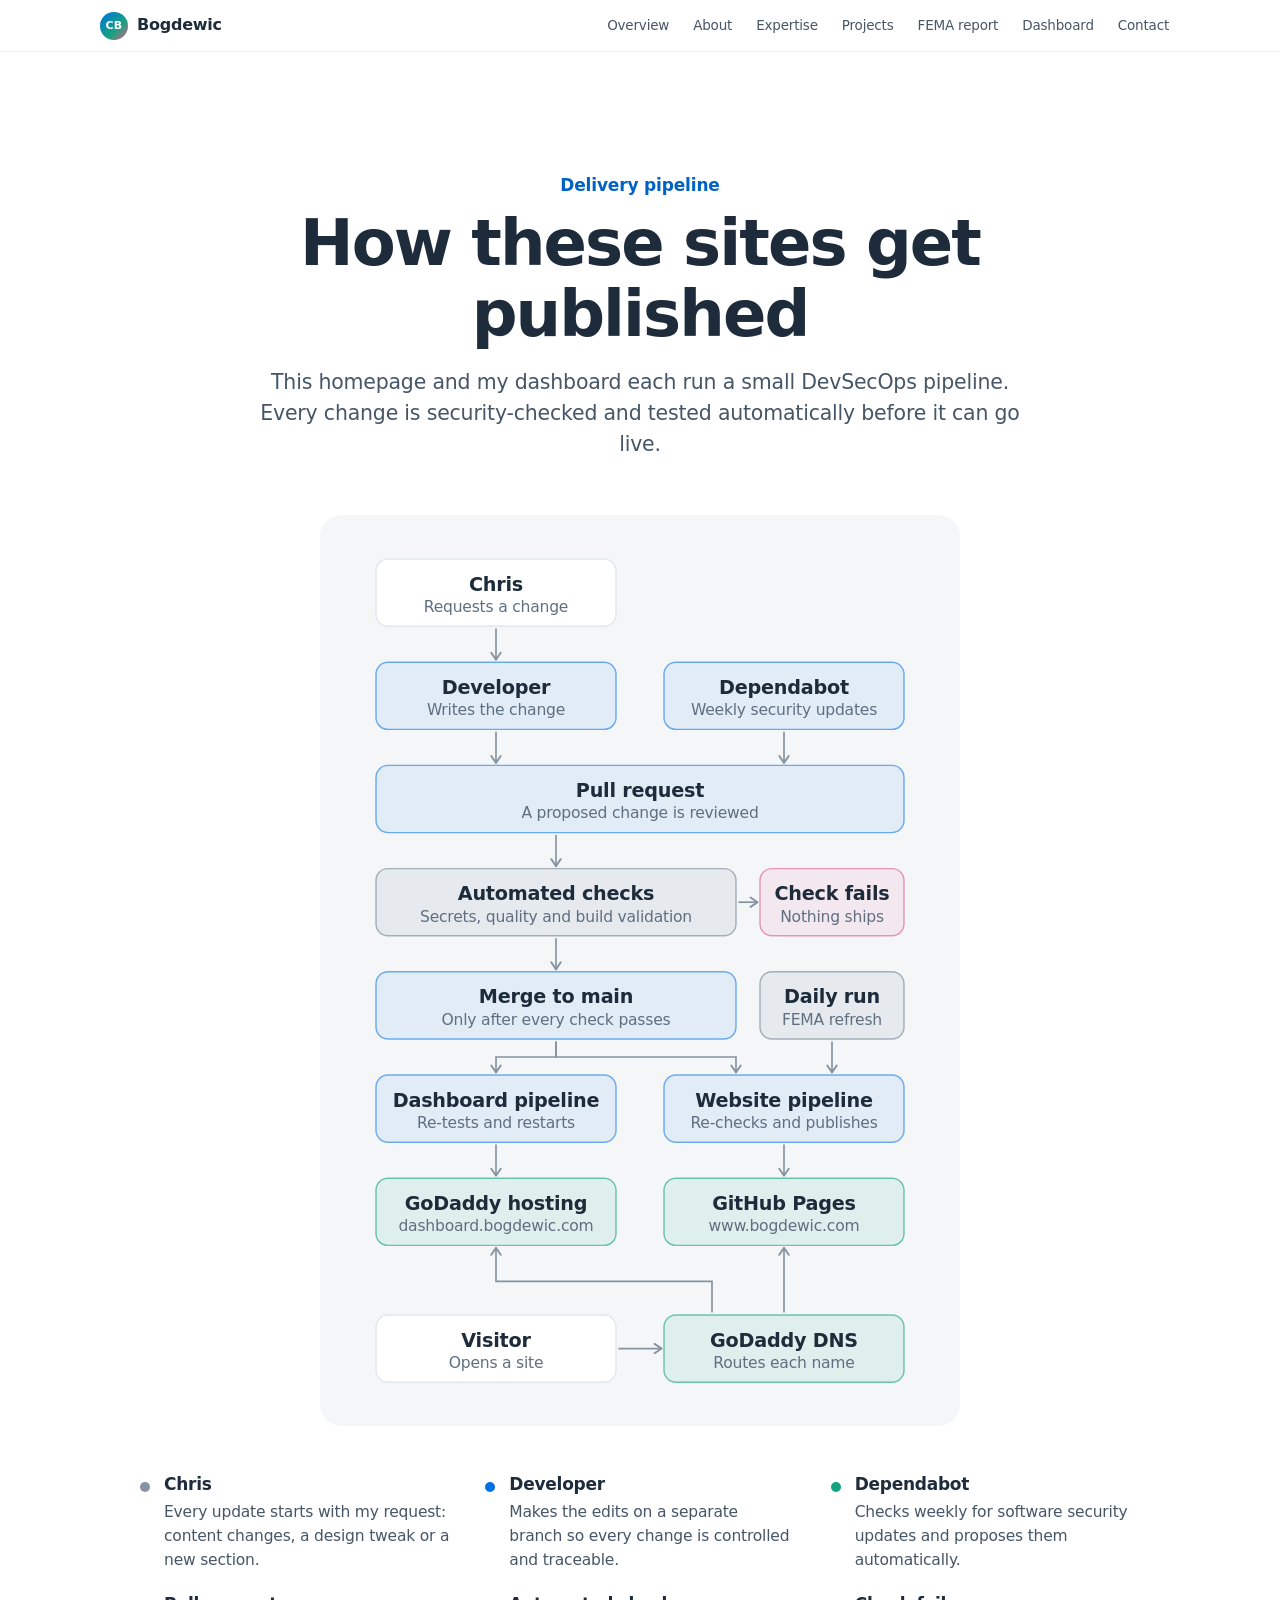
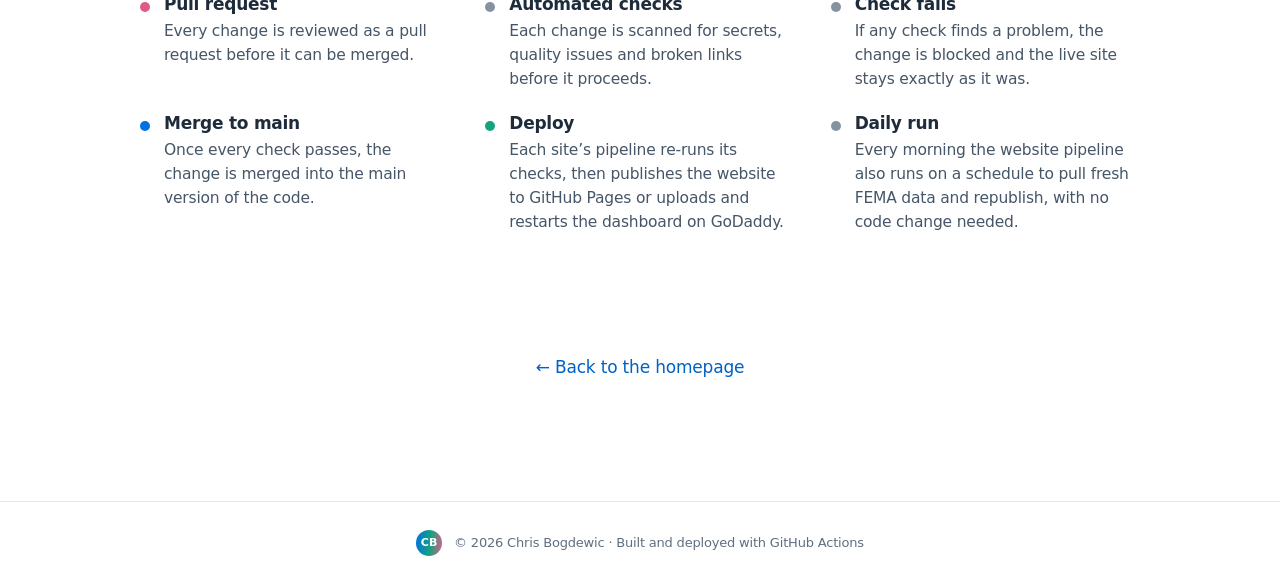
<file: delivery.html>
<!DOCTYPE html>
<html lang="en">
  <head>
    <meta charset="utf-8">
    <meta name="viewport" content="width=device-width, initial-scale=1">
    <title>Delivery pipeline | Chris Bogdewic</title>
    <meta name="description" content="How www.bogdewic.com and dashboard.bogdewic.com are checked and published with a small DevSecOps pipeline.">
    <meta name="theme-color" content="#ffffff">
    <meta http-equiv="Content-Security-Policy" content="default-src 'self'; style-src 'self' https://fonts.googleapis.com; font-src https://fonts.gstatic.com; img-src 'self' data:; script-src 'self'; object-src 'none'; base-uri 'self'; form-action 'self'">
    <meta name="referrer" content="strict-origin-when-cross-origin">
    <link rel="preconnect" href="https://fonts.googleapis.com">
    <link rel="preconnect" href="https://fonts.gstatic.com" crossorigin>
    <link rel="stylesheet" href="https://fonts.googleapis.com/css2?family=Inter:wght@400;500;600;700&display=swap">
    <link rel="stylesheet" href="styles.css">
    <link rel="stylesheet" href="nav.css">
    <script src="nav.js" defer></script>
  </head>
  <body>
    <a class="skip" href="#main">Skip to content</a>

    <header class="site-nav">
      <a class="sn-brand" href="index.html" aria-label="Bogdewic home">
        <span class="sn-mark">CB</span>
        <span class="sn-name">Bogdewic</span>
      </a>
      <button class="sn-toggle" type="button" aria-expanded="false" aria-controls="site-menu" aria-label="Open menu"><span class="sn-bars"></span></button>
      <nav id="site-menu" aria-label="Main">
        <ul class="sn-links">
          <li><a href="index.html#overview">Overview</a></li>
          <li><a href="index.html#about">About</a></li>
          <li><a href="index.html#expertise">Expertise</a></li>
          <li><a href="index.html#projects">Projects</a></li>
          <li><a href="fema-disasters.html">FEMA report</a></li>
          <li><a href="https://dashboard.bogdewic.com">Dashboard</a></li>
          <li><a href="index.html#contact">Contact</a></li>
        </ul>
      </nav>
    </header>

    <main id="main">
      <section class="section" id="how-it-works" >
        <div class="section-head">
          <p class="eyebrow">Delivery pipeline</p>
          <h1 class="page-title">How these sites get published</h1>
          <p class="section-lede">This homepage and my dashboard each run a small DevSecOps pipeline. Every change is security-checked and tested automatically before it can go live.</p>
        </div>
        <div class="flow-wrap card">
          <svg class="flow" viewBox="0 0 480 706" role="img" aria-labelledby="flow-title flow-desc">
            <title id="flow-title">How a change reaches www.bogdewic.com and dashboard.bogdewic.com</title>
            <desc id="flow-desc">A change I request, made by a developer, or a security update from Dependabot, becomes a pull request. Automated checks run on it; if any fail, nothing merges. Once merged, each site’s pipeline re-checks and publishes it. A daily scheduled run also refreshes the FEMA data and republishes the website.</desc>
            <defs>
              <marker id="arrowhead" viewBox="0 0 10 10" refX="8" refY="5" markerWidth="7" markerHeight="7" orient="auto-start-reverse">
                <path d="M2 1L8 5L2 9" fill="none" stroke="context-stroke" stroke-width="1.6" stroke-linecap="round" stroke-linejoin="round"/>
              </marker>
            </defs>
            <g class="fn fn-person"><rect x="20" y="10" width="200" height="56" rx="10"/><text x="120" y="31" class="fn-t">Chris</text><text x="120" y="50" class="fn-s">Requests a change</text></g>
            <line x1="120" y1="68" x2="120" y2="94" class="fa"/>
            <g class="fn fn-build"><rect x="20" y="96" width="200" height="56" rx="10"/><text x="120" y="117" class="fn-t">Developer</text><text x="120" y="136" class="fn-s">Writes the change</text></g>
            <g class="fn fn-build"><rect x="260" y="96" width="200" height="56" rx="10"/><text x="360" y="117" class="fn-t">Dependabot</text><text x="360" y="136" class="fn-s">Weekly security updates</text></g>
            <line x1="120" y1="154" x2="120" y2="180" class="fa"/>
            <line x1="360" y1="154" x2="360" y2="180" class="fa"/>
            <g class="fn fn-build"><rect x="20" y="182" width="440" height="56" rx="10"/><text x="240" y="203" class="fn-t">Pull request</text><text x="240" y="222" class="fn-s">A proposed change is reviewed</text></g>
            <line x1="170" y1="240" x2="170" y2="266" class="fa"/>
            <g class="fn fn-check"><rect x="20" y="268" width="300" height="56" rx="10"/><text x="170" y="289" class="fn-t">Automated checks</text><text x="170" y="308" class="fn-s">Secrets, quality and build validation</text></g>
            <line x1="322" y1="296" x2="338" y2="296" class="fa"/>
            <g class="fn fn-fail"><rect x="340" y="268" width="120" height="56" rx="10"/><text x="400" y="289" class="fn-t">Check fails</text><text x="400" y="308" class="fn-s">Nothing ships</text></g>
            <line x1="170" y1="326" x2="170" y2="352" class="fa"/>
            <g class="fn fn-build"><rect x="20" y="354" width="300" height="56" rx="10"/><text x="170" y="375" class="fn-t">Merge to main</text><text x="170" y="394" class="fn-s">Only after every check passes</text></g>
            <g class="fn fn-check"><rect x="340" y="354" width="120" height="56" rx="10"/><text x="400" y="375" class="fn-t">Daily run</text><text x="400" y="394" class="fn-s">FEMA refresh</text></g>
            <path d="M170 412 V425 H120 V438" fill="none" class="fa"/>
            <path d="M170 412 V425 H320 V438" fill="none" class="fa"/>
            <line x1="400" y1="412" x2="400" y2="438" class="fa"/>
            <g class="fn fn-build"><rect x="20" y="440" width="200" height="56" rx="10"/><text x="120" y="461" class="fn-t">Dashboard pipeline</text><text x="120" y="480" class="fn-s">Re-tests and restarts</text></g>
            <g class="fn fn-build"><rect x="260" y="440" width="200" height="56" rx="10"/><text x="360" y="461" class="fn-t">Website pipeline</text><text x="360" y="480" class="fn-s">Re-checks and publishes</text></g>
            <line x1="120" y1="498" x2="120" y2="524" class="fa"/>
            <line x1="360" y1="498" x2="360" y2="524" class="fa"/>
            <g class="fn fn-host"><rect x="20" y="526" width="200" height="56" rx="10"/><text x="120" y="547" class="fn-t">GoDaddy hosting</text><text x="120" y="566" class="fn-s">dashboard.bogdewic.com</text></g>
            <g class="fn fn-host"><rect x="260" y="526" width="200" height="56" rx="10"/><text x="360" y="547" class="fn-t">GitHub Pages</text><text x="360" y="566" class="fn-s">www.bogdewic.com</text></g>
            <g class="fn fn-person"><rect x="20" y="640" width="200" height="56" rx="10"/><text x="120" y="661" class="fn-t">Visitor</text><text x="120" y="680" class="fn-s">Opens a site</text></g>
            <line x1="222" y1="668" x2="258" y2="668" class="fa"/>
            <g class="fn fn-host"><rect x="260" y="640" width="200" height="56" rx="10"/><text x="360" y="661" class="fn-t">GoDaddy DNS</text><text x="360" y="680" class="fn-s">Routes each name</text></g>
            <line x1="360" y1="638" x2="360" y2="584" class="fa"/>
            <path d="M300 638 V612 H120 V584" fill="none" class="fa"/>
          </svg>
        </div>
        <ol class="flow-steps">
          <li><span class="step-dot dot-gray"></span><div><h3>Chris</h3><p>Every update starts with my request: content changes, a design tweak or a new section.</p></div></li>
          <li><span class="step-dot dot-blue"></span><div><h3>Developer</h3><p>Makes the edits on a separate branch so every change is controlled and traceable.</p></div></li>
          <li><span class="step-dot dot-green"></span><div><h3>Dependabot</h3><p>Checks weekly for software security updates and proposes them automatically.</p></div></li>
          <li><span class="step-dot dot-pink"></span><div><h3>Pull request</h3><p>Every change is reviewed as a pull request before it can be merged.</p></div></li>
          <li><span class="step-dot dot-slate"></span><div><h3>Automated checks</h3><p>Each change is scanned for secrets, quality issues and broken links before it proceeds.</p></div></li>
          <li><span class="step-dot dot-gray"></span><div><h3>Check fails</h3><p>If any check finds a problem, the change is blocked and the live site stays exactly as it was.</p></div></li>
          <li><span class="step-dot dot-blue"></span><div><h3>Merge to main</h3><p>Once every check passes, the change is merged into the main version of the code.</p></div></li>
          <li><span class="step-dot dot-green"></span><div><h3>Deploy</h3><p>Each site’s pipeline re-runs its checks, then publishes the website to GitHub Pages or uploads and restarts the dashboard on GoDaddy.</p></div></li>
          <li><span class="step-dot dot-slate"></span><div><h3>Daily run</h3><p>Every morning the website pipeline also runs on a schedule to pull fresh FEMA data and republish, with no code change needed.</p></div></li>
        </ol>
      </section>
      <section class="section back-home">
        <p><a class="inline-link" href="index.html">← Back to the homepage</a></p>
      </section>
    </main>

    <footer class="footer">
      <span class="monogram small">CB</span>
      <p>© 2026 Chris Bogdewic · Built and deployed with GitHub Actions</p>
    </footer>
  </body>
</html>
</file>
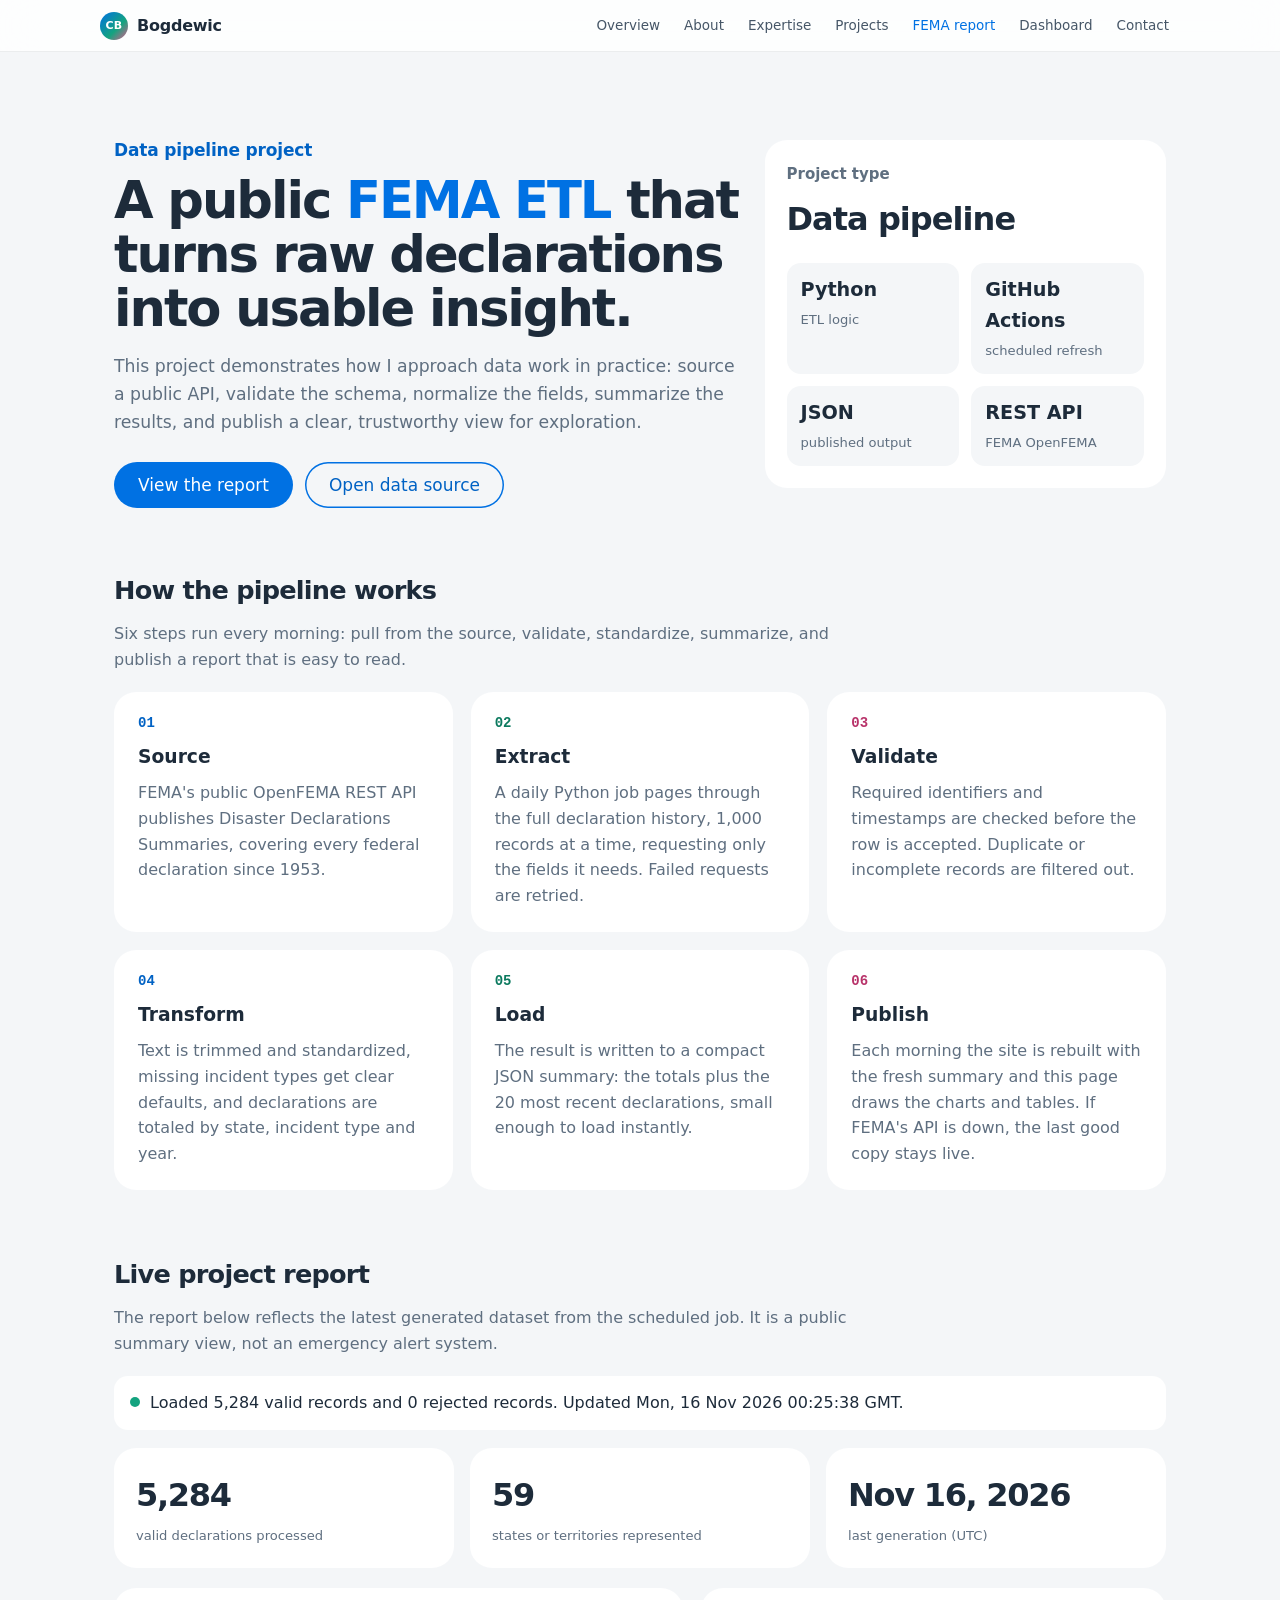
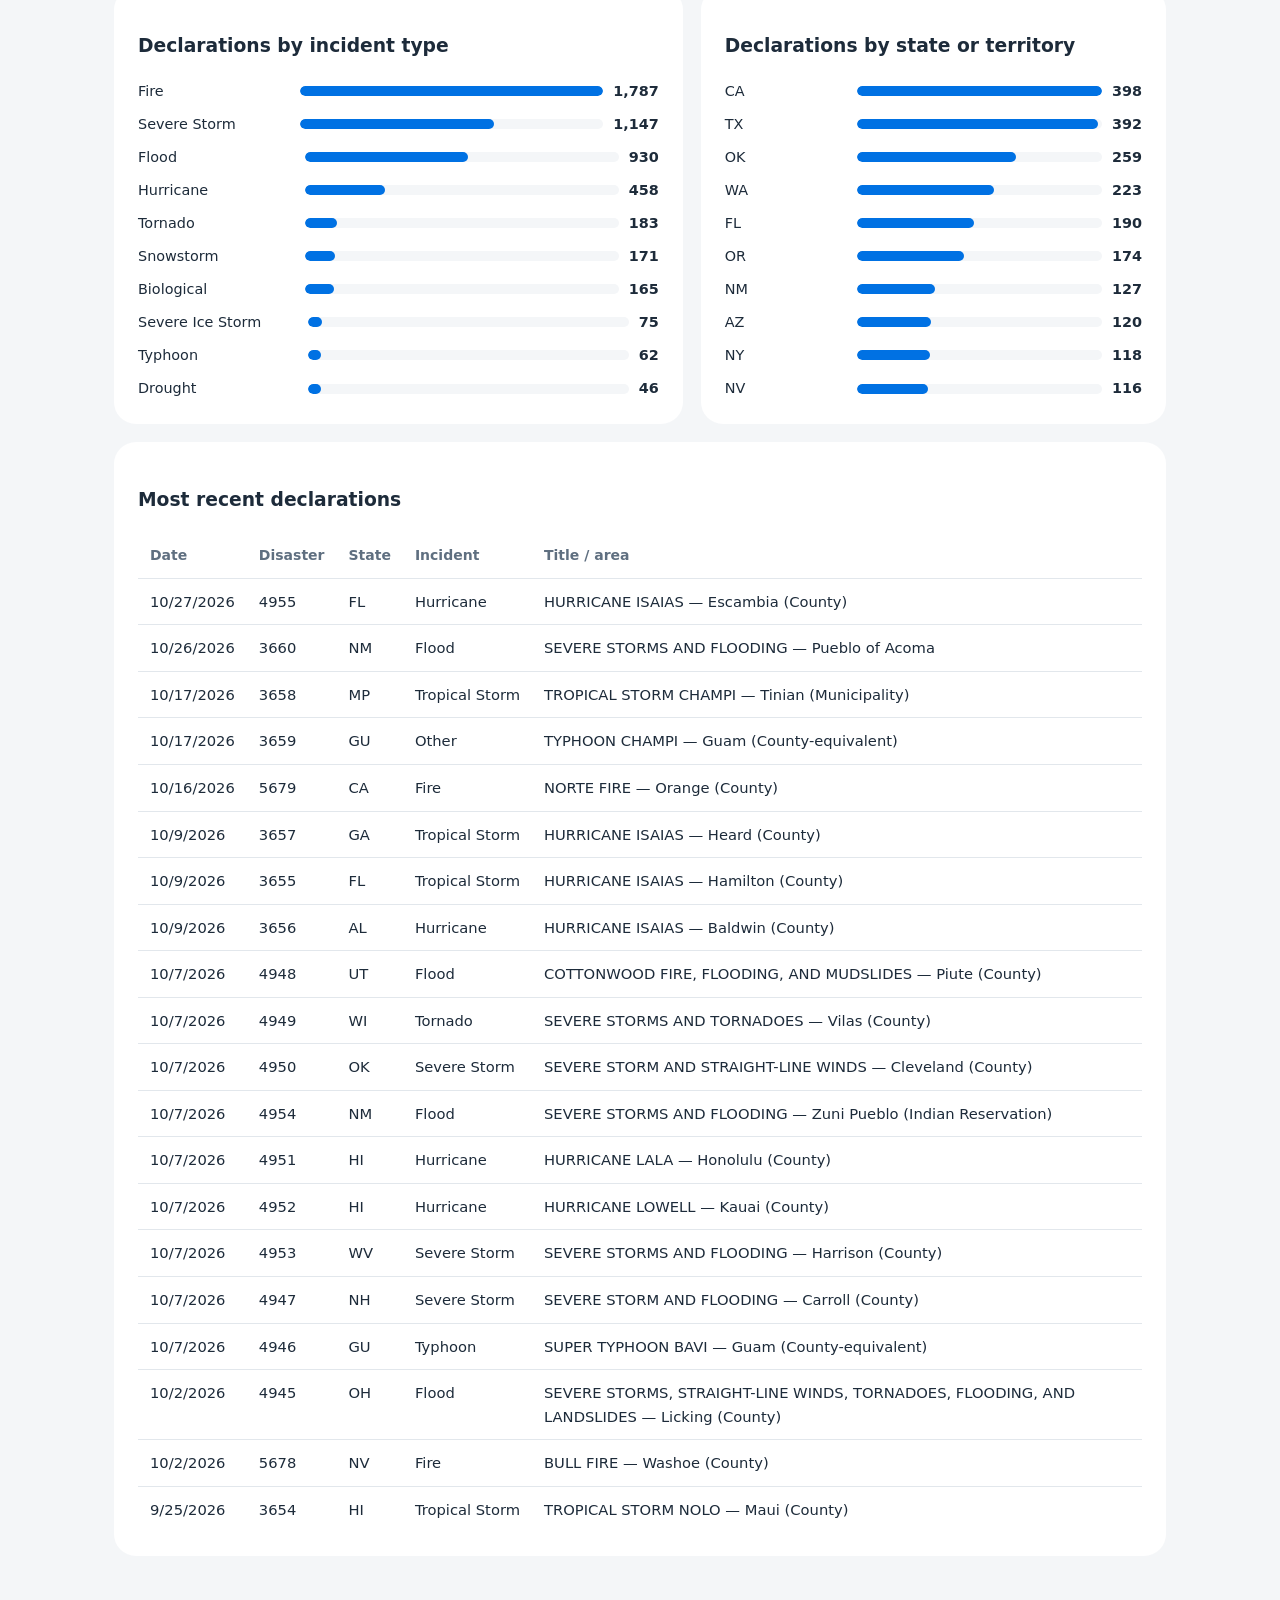
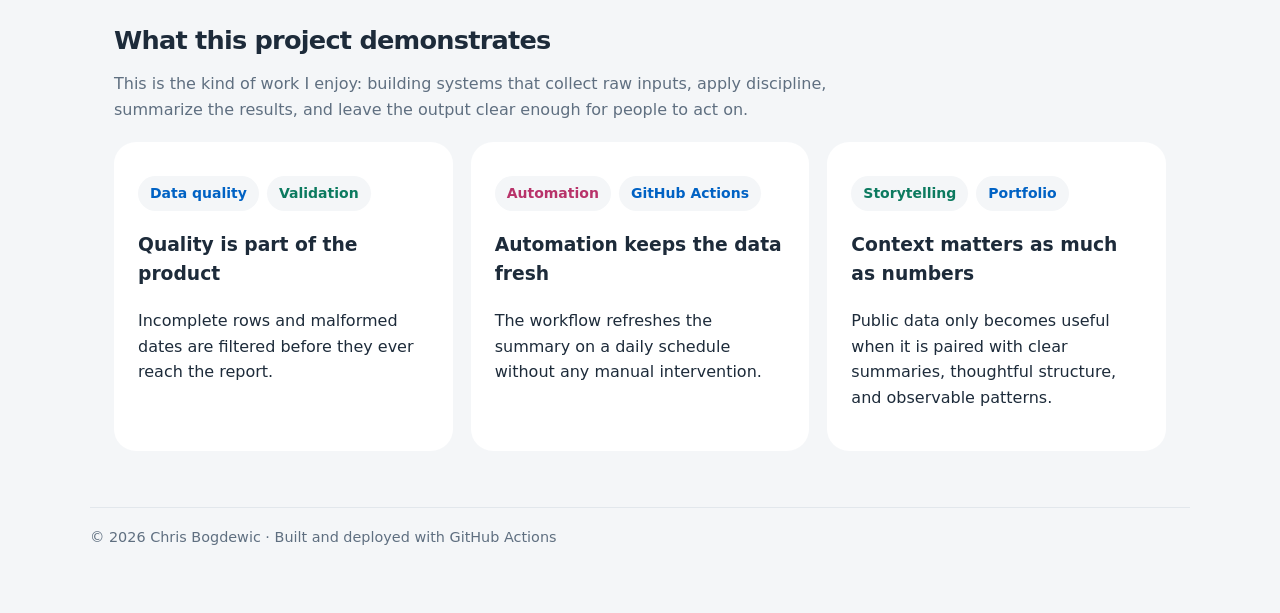
<file: fema-disasters.html>
<!DOCTYPE html>
<html lang="en">
<head>
  <meta charset="utf-8">
  <meta name="viewport" content="width=device-width, initial-scale=1">
  <meta name="description" content="A polished data engineering project demonstrating a daily FEMA disaster declaration ETL pipeline.">
  <meta name="theme-color" content="#ffffff">
  <meta http-equiv="Content-Security-Policy" content="default-src 'self'; style-src 'self' https://fonts.googleapis.com; font-src 'self' https://fonts.gstatic.com; script-src 'self'; img-src 'self' data:; object-src 'none'; base-uri 'self'; form-action 'self'">
  <title>FEMA Disaster Data Project | Bogdewic</title>
  <link rel="preconnect" href="https://fonts.googleapis.com">
  <link rel="preconnect" href="https://fonts.gstatic.com" crossorigin>
  <link href="https://fonts.googleapis.com/css2?family=Inter:wght@400;500;600;700&display=swap" rel="stylesheet">
  <link rel="stylesheet" href="nav.css">
  <script src="nav.js" defer></script>
  <link rel="stylesheet" href="fema.css">
</head>
<body>
  <a class="skip" href="#main">Skip to content</a>
  <header class="site-nav">
    <a class="sn-brand" href="index.html" aria-label="Bogdewic home">
      <span class="sn-mark">CB</span>
      <span class="sn-name">Bogdewic</span>
    </a>
    <button class="sn-toggle" type="button" aria-expanded="false" aria-controls="site-menu" aria-label="Open menu"><span class="sn-bars"></span></button>
    <nav id="site-menu" aria-label="Main">
      <ul class="sn-links">
        <li><a href="index.html#overview">Overview</a></li>
        <li><a href="index.html#about">About</a></li>
        <li><a href="index.html#expertise">Expertise</a></li>
        <li><a href="index.html#projects">Projects</a></li>
        <li><a href="fema-disasters.html" aria-current="page">FEMA report</a></li>
        <li><a href="https://dashboard.bogdewic.com">Dashboard</a></li>
        <li><a href="index.html#contact">Contact</a></li>
      </ul>
    </nav>
  </header>

  <main id="main" class="container">
    <section class="hero">
      <div class="hero-wrap">
        <div>
          <p class="eyebrow">Data pipeline project</p>
          <h1 class="h1">A public <span class="gradient">FEMA ETL</span> that turns raw declarations into usable insight.</h1>
          <p class="lede">This project demonstrates how I approach data work in practice: source a public API, validate the schema, normalize the fields, summarize the results, and publish a clear, trustworthy view for exploration.</p>
          <div class="cta-row">
            <a class="button button-primary" href="#report">View the report</a>
            <a class="button button-secondary" href="https://www.fema.gov/api/open/v2/DisasterDeclarationsSummaries" target="_blank" rel="noreferrer">Open data source<span class="visually-hidden"> (opens in a new tab)</span></a>
          </div>
        </div>
        <aside class="hero-card" aria-label="Project summary">
          <div class="mini-label">Project type</div>
          <div class="mini-value">Data pipeline</div>
          <div class="mini-grid">
            <div class="mini-box">
              <strong>Python</strong>
              <span>ETL logic</span>
            </div>
            <div class="mini-box">
              <strong>GitHub Actions</strong>
              <span>scheduled refresh</span>
            </div>
            <div class="mini-box">
              <strong>JSON</strong>
              <span>published output</span>
            </div>
            <div class="mini-box">
              <strong>REST API</strong>
              <span>FEMA OpenFEMA</span>
            </div>
          </div>
        </aside>
      </div>
    </section>

    <section class="section" aria-labelledby="approach-title">
      <div class="section-head">
        <h2 id="approach-title">How the pipeline works</h2>
        <p>Six steps run every morning: pull from the source, validate, standardize, summarize, and publish a report that is easy to read.</p>
      </div>
      <div class="pipeline-steps">
        <article class="step">
          <div class="step-number">01</div>
          <h3>Source</h3>
          <p>FEMA's public OpenFEMA REST API publishes Disaster Declarations Summaries, covering every federal declaration since 1953.</p>
        </article>
        <article class="step">
          <div class="step-number">02</div>
          <h3>Extract</h3>
          <p>A daily Python job pages through the full declaration history, 1,000 records at a time, requesting only the fields it needs. Failed requests are retried.</p>
        </article>
        <article class="step">
          <div class="step-number">03</div>
          <h3>Validate</h3>
          <p>Required identifiers and timestamps are checked before the row is accepted. Duplicate or incomplete records are filtered out.</p>
        </article>
        <article class="step">
          <div class="step-number">04</div>
          <h3>Transform</h3>
          <p>Text is trimmed and standardized, missing incident types get clear defaults, and declarations are totaled by state, incident type and year.</p>
        </article>
        <article class="step">
          <div class="step-number">05</div>
          <h3>Load</h3>
          <p>The result is written to a compact JSON summary: the totals plus the 20 most recent declarations, small enough to load instantly.</p>
        </article>
        <article class="step">
          <div class="step-number">06</div>
          <h3>Publish</h3>
          <p>Each morning the site is rebuilt with the fresh summary and this page draws the charts and tables. If FEMA's API is down, the last good copy stays live.</p>
        </article>
      </div>
    </section>

    <section class="section" id="report">
      <div class="section-head">
        <h2>Live project report</h2>
        <p>The report below reflects the latest generated dataset from the scheduled job. It is a public summary view, not an emergency alert system.</p>
      </div>
      <div id="status" class="status" role="status" aria-live="polite">Loading the latest generated report…</div>
      <div class="stats" role="group" aria-label="Summary metrics">
        <div class="stat-box"><div id="total" class="num">—</div><div class="label">valid declarations processed</div></div>
        <div class="stat-box"><div id="states-total" class="num">—</div><div class="label">states or territories represented</div></div>
        <div class="stat-box"><div id="generated" class="num">—</div><div class="label">last generation (UTC)</div></div>
      </div>
      <div class="grid-2">
        <article class="card">
          <h3>Declarations by incident type</h3>
          <div id="types" class="bars">Waiting for data…</div>
        </article>
        <article class="card">
          <h3>Declarations by state or territory</h3>
          <div id="states" class="bars">Waiting for data…</div>
        </article>
      </div>
      <article class="card mt-18">
        <h3>Most recent declarations</h3>
        <div class="table-wrap">
          <table class="table">
            <thead>
              <tr>
                <th scope="col">Date</th>
                <th scope="col">Disaster</th>
                <th scope="col">State</th>
                <th scope="col">Incident</th>
                <th scope="col">Title / area</th>
              </tr>
            </thead>
            <tbody id="latest">
              <tr><td colspan="5">Waiting for data…</td></tr>
            </tbody>
          </table>
        </div>
      </article>
    </section>

    <section class="section">
      <div class="section-head">
        <h2>What this project demonstrates</h2>
        <p>This is the kind of work I enjoy: building systems that collect raw inputs, apply discipline, summarize the results, and leave the output clear enough for people to act on.</p>
      </div>
      <div class="cards">
        <article class="card">
          <div class="badge-row"><span class="badge blue">Data quality</span><span class="badge green">Validation</span></div>
          <h3>Quality is part of the product</h3>
          <p>Incomplete rows and malformed dates are filtered before they ever reach the report.</p>
        </article>
        <article class="card">
          <div class="badge-row"><span class="badge pink">Automation</span><span class="badge blue">GitHub Actions</span></div>
          <h3>Automation keeps the data fresh</h3>
          <p>The workflow refreshes the summary on a daily schedule without any manual intervention.</p>
        </article>
        <article class="card">
          <div class="badge-row"><span class="badge green">Storytelling</span><span class="badge blue">Portfolio</span></div>
          <h3>Context matters as much as numbers</h3>
          <p>Public data only becomes useful when it is paired with clear summaries, thoughtful structure, and observable patterns.</p>
        </article>
      </div>
    </section>

  </main>

  <footer class="footer container">
    <div class="footline">© 2026 Chris Bogdewic · Built and deployed with GitHub Actions</div>
  </footer>

  <script src="fema-dashboard.js" defer></script>
</body>
</html>
</file>
<file: styles.css>
/* Bogdewic: clean, Apple/Tesla-inspired theme. Blues, greens, greys and pinks; no black. */
:root{
  --ink:#1d2b3a;--ink-2:#465667;--ink-3:#5f6f80;
  --bg:#ffffff;--bg-alt:#f4f6f8;--line:#e2e7ec;
  --blue:#0071e3;--blue-hover:#0062c4;--green:#14a37f;--pink:#e0598b;--grey:#8593a1;
  /* Text-safe accents: the fills above are too light for small text (WCAG AA 4.5:1) */
  --blue-text:#0062c4;--green-text:#0c7a5f;--pink-text:#b8336a;
  --grad:linear-gradient(95deg,#0071e3 0%,#14a37f 55%,#e0598b 100%);
  --font:-apple-system,BlinkMacSystemFont,"SF Pro Display","SF Pro Text",Inter,system-ui,"Segoe UI",sans-serif;
  --page:max(20px,calc((100% - 1080px)/2));
  --radius:22px;
}
*{box-sizing:border-box}
html{scroll-behavior:smooth;scroll-padding-top:56px;-webkit-text-size-adjust:100%}
body{margin:0;background:var(--bg);color:var(--ink);font:400 17px/1.55 var(--font);letter-spacing:-.011em;-webkit-font-smoothing:antialiased}
img{max-width:100%}
a{color:var(--blue-text)}
h1,h2,h3{margin:0;color:var(--ink);font-weight:700;letter-spacing:-.025em;line-height:1.1}
h3{font-size:21px;font-weight:600;letter-spacing:-.015em;line-height:1.25}
p{margin:0}
.skip{position:absolute;left:-999px;top:8px;background:var(--ink);color:#fff;padding:8px 14px;border-radius:10px;text-decoration:none}
.skip:focus{left:8px;z-index:100}
:focus-visible{outline:2px solid var(--blue);outline-offset:3px}

/* ---------- Sections: full-width bands that alternate white / light grey ---------- */
.section{padding:clamp(72px,10vw,120px) var(--page)}
main>section:nth-child(even){background:var(--bg-alt)}
.section-head{max-width:760px;margin:0 auto clamp(36px,5vw,56px);text-align:center}
.eyebrow{margin:0 0 10px;font-size:17px;font-weight:600;color:var(--blue-text);letter-spacing:-.01em}
.section-head h2{font-size:clamp(34px,4.8vw,56px)}
.section-lede{margin-top:18px;font-size:clamp(18px,1.6vw,21px);line-height:1.5;color:var(--ink-2)}

/* Cards: grey on white bands, white on grey bands. No borders, no heavy shadows. */
.card{background:var(--bg-alt);border-radius:var(--radius);padding:clamp(24px,3vw,34px)}
main>section:nth-child(even) .card{background:#fff}
.card p{color:var(--ink-2)}

/* ---------- Buttons ---------- */
.btn{display:inline-flex;align-items:center;justify-content:center;min-height:46px;padding:0 24px;border-radius:999px;font-size:17px;font-weight:500;text-decoration:none;transition:background-color .2s,color .2s}
.btn-primary{background:var(--blue);color:#fff}
.btn-primary:hover{background:var(--blue-hover)}
.btn-ghost{color:var(--blue);box-shadow:inset 0 0 0 1.5px var(--blue)}
.btn-ghost:hover{background:var(--blue);color:#fff}

/* ---------- Hero ---------- */
.hero{padding:clamp(56px,9vw,104px) var(--page) clamp(48px,6vw,72px);text-align:center;background:radial-gradient(1100px 520px at 50% -10%,rgba(0,113,227,.08),transparent 70%),radial-gradient(700px 420px at 85% 20%,rgba(224,89,139,.06),transparent 70%),radial-gradient(700px 420px at 12% 30%,rgba(20,163,127,.06),transparent 70%),#fff}
.hero-inner{max-width:900px;margin:0 auto;display:flex;flex-direction:column;align-items:center}
.hero-photo{margin:0 0 28px;width:clamp(128px,15vw,168px);height:clamp(128px,15vw,168px);flex:none;border-radius:50%;padding:4px;background:var(--grad)}
.hero-photo picture,.hero-photo img{display:block;width:100%;height:100%;border-radius:50%;object-fit:cover;object-position:50% 22%;border:4px solid #fff;background:var(--bg-alt)}
.hero-copy{display:flex;flex-direction:column;align-items:center}
.hero .eyebrow{font-size:clamp(17px,1.6vw,21px);margin-bottom:14px}
.hero h1{font-size:clamp(42px,7vw,80px);letter-spacing:-.035em;line-height:1.05;max-width:16ch}
.grad{background:var(--grad);-webkit-background-clip:text;background-clip:text;color:transparent}
.lede{margin-top:24px;max-width:640px;font-size:clamp(18px,1.8vw,22px);line-height:1.5;color:var(--ink-2)}
.cta-row{display:flex;flex-wrap:wrap;justify-content:center;gap:14px;margin-top:34px}
.stats{list-style:none;margin:clamp(48px,6vw,72px) 0 0;padding:0;width:100%;max-width:820px;display:grid;grid-template-columns:repeat(3,1fr)}
.stats li{display:flex;flex-direction:column;gap:4px;padding:8px 12px}
.stats li+li{border-left:1px solid var(--line)}
.stats strong{font-size:clamp(34px,4.6vw,52px);font-weight:700;letter-spacing:-.03em;line-height:1;color:var(--ink);font-variant-numeric:tabular-nums}
.stats span{font-size:15px;color:var(--ink-3)}

/* ---------- About ---------- */
.about-grid{display:grid;grid-template-columns:minmax(0,1.6fr) minmax(0,1fr);gap:clamp(24px,4vw,48px);align-items:start;max-width:1000px;margin:0 auto}
.about-text{display:grid;gap:20px;font-size:19px;line-height:1.6;color:var(--ink-2)}
.values h3{margin-bottom:18px}
.values ul{list-style:none;margin:0;padding:0;display:grid;gap:14px}
.values li{display:flex;align-items:center;gap:12px;font-weight:500;color:var(--ink)}
.dot,.step-dot{flex:none;width:10px;height:10px;border-radius:50%;background:var(--grey)}
.dot-blue{background:var(--blue)}.dot-green{background:var(--green)}.dot-pink{background:var(--pink)}.dot-slate,.dot-gray{background:var(--grey)}

/* ---------- Expertise ---------- */
.cards{display:grid;grid-template-columns:repeat(2,minmax(0,1fr));gap:20px;max-width:1000px;margin:0 auto}
.feature{display:grid;gap:12px}
.icon{--c:var(--blue);width:48px;height:48px;display:grid;place-items:center;border-radius:14px;background:color-mix(in srgb,var(--c) 12%,transparent);color:var(--c);margin-bottom:8px}
.icon svg{width:26px;height:26px;fill:none;stroke:currentColor;stroke-width:1.8;stroke-linecap:round;stroke-linejoin:round}
.accent-blue{--c:var(--blue)}.accent-green{--c:var(--green)}.accent-pink{--c:var(--pink)}.accent-slate{--c:var(--grey)}
.accent-blue .icon{--c:var(--blue)}.accent-green .icon{--c:var(--green)}.accent-pink .icon{--c:var(--pink)}.accent-slate .icon{--c:#5f6f80}

/* ---------- Journey ---------- */
.timeline{list-style:none;margin:0 auto;padding:0;max-width:760px}
.timeline li{display:grid;grid-template-columns:150px minmax(0,1fr);gap:24px;padding:26px 0;border-top:1px solid var(--line)}
.timeline li:last-child{border-bottom:1px solid var(--line)}
.when{font-size:15px;font-weight:600;color:var(--ink-3);padding-top:3px}
.timeline p{margin-top:4px;color:var(--ink-2)}

/* ---------- Certifications ---------- */
.chips{list-style:none;margin:0 auto;padding:0;max-width:820px;display:flex;flex-wrap:wrap;justify-content:center;gap:12px}
.chip{padding:12px 22px;border-radius:999px;font-size:16px;font-weight:600;background:var(--bg-alt);color:var(--ink)}
main>section:nth-child(even) .chip{background:#fff}
.chip:before{content:"";display:inline-block;width:8px;height:8px;border-radius:50%;margin-right:10px;vertical-align:1px;background:var(--grey)}
.chip-blue:before{background:var(--blue)}.chip-green:before{background:var(--green)}.chip-pink:before{background:var(--pink)}

/* ---------- Awards ---------- */
.award-feature{max-width:1000px;margin:0 auto 20px;text-align:center;padding:clamp(32px,5vw,52px);box-shadow:inset 0 0 0 1.5px color-mix(in srgb,var(--blue) 25%,transparent)}
.award-year{display:inline-block;margin-bottom:12px;font-size:15px;font-weight:600;color:var(--blue-text)}
.award-feature h3{font-size:clamp(24px,3vw,34px);letter-spacing:-.025em}
.award-feature p{margin-top:8px}
.award-grid{display:grid;grid-template-columns:repeat(auto-fill,minmax(300px,1fr));gap:20px;max-width:1000px;margin:0 auto}
.award-head{display:flex;justify-content:space-between;align-items:flex-start;gap:12px}
.award-count{flex:none;padding:3px 10px;border-radius:999px;font-size:14px;font-weight:600;background:color-mix(in srgb,var(--c,var(--blue)) 12%,transparent);color:var(--t,var(--blue-text))}
.accent-blue{--t:var(--blue-text)}.accent-green{--t:var(--green-text)}.accent-pink{--t:var(--pink-text)}
.accent-slate .award-count{color:#5f6f80}
.award-issuer{margin:4px 0 16px;font-size:15px;color:var(--ink-3)!important}
.award-list{list-style:none;margin:0;padding:0;display:grid;gap:10px}
.award-list li{display:flex;gap:14px;font-size:15.5px;line-height:1.45;color:var(--ink-2)}
.award-list span{flex:none;width:40px;font-weight:600;color:var(--ink-3);font-variant-numeric:tabular-nums}

/* ---------- Data pipeline ---------- */
.pipeline-card{max-width:1080px;margin:0 auto;padding:0;background:none!important}
.pipeline-grid{display:grid;grid-template-columns:repeat(3,minmax(0,1fr));gap:20px}
.pipeline-step{background:var(--bg-alt);border-radius:var(--radius);padding:28px}
main>section:nth-child(even) .pipeline-step{background:#fff}
.step-label{display:block;margin-bottom:14px;font:600 14px/1 ui-monospace,"SF Mono",Menlo,Consolas,monospace;color:var(--blue-text)}
.pipeline-step:nth-child(3n+2) .step-label{color:var(--green-text)}
.pipeline-step:nth-child(3n) .step-label{color:var(--pink-text)}
.pipeline-step h3{margin-bottom:10px}
.pipeline-step p{color:var(--ink-2);font-size:16px}
.pipeline-summary{margin-top:28px;text-align:center}
.pipeline-summary p{max-width:720px;margin:0 auto;color:var(--ink-2);font-size:18px}
.inline-link{display:inline-block;font-weight:500;text-decoration:none;white-space:nowrap}
.inline-link:hover{text-decoration:underline}

/* ---------- Projects ---------- */
.project-stack{display:grid;gap:20px;max-width:880px;margin:0 auto}
.project{display:grid;gap:10px;text-decoration:none;color:var(--ink);transition:transform .3s ease,box-shadow .3s ease}
.project:hover{transform:translateY(-3px);box-shadow:0 20px 40px rgba(29,43,58,.08)}
.project h3{font-size:clamp(24px,2.6vw,30px);letter-spacing:-.025em}
.project-tag{font-size:14px;font-weight:600;color:var(--green-text)}
.project:nth-child(2) .project-tag{color:var(--pink-text)}
.project-link{margin-top:6px;font-weight:500;color:var(--blue-text)}

/* ---------- Delivery flowchart ---------- */
.flow-wrap{padding:clamp(16px,3vw,32px);max-width:640px;margin:0 auto 48px}
.flow{display:block;width:100%;height:auto}
.fn rect{stroke-width:1.2}
.fn text{text-anchor:middle;dominant-baseline:central;font-family:var(--font)}
.fn-t{font-size:16px;font-weight:600}
.fn-s{font-size:13px}
.fn-person rect{fill:#fff;stroke:var(--line)}
.fn-build rect{fill:rgba(0,113,227,.08);stroke:rgba(0,113,227,.55)}
.fn-host rect{fill:rgba(20,163,127,.09);stroke:rgba(20,163,127,.6)}
.fn-fail rect{fill:rgba(224,89,139,.09);stroke:rgba(224,89,139,.6)}
.fn-check rect{fill:rgba(133,147,161,.12);stroke:rgba(133,147,161,.7)}
.fn .fn-t{fill:var(--ink)}
.fn .fn-s{fill:var(--ink-3)}
.fa{stroke:var(--grey);stroke-width:1.4;marker-end:url(#arrowhead)}
.flow-steps{list-style:none;margin:0 auto;padding:0;max-width:1000px;display:grid;gap:22px 36px;grid-template-columns:repeat(auto-fit,minmax(280px,1fr))}
.flow-steps li{display:flex;gap:14px;align-items:flex-start}
.flow-steps .step-dot{margin-top:8px}
.flow-steps h3{font-size:17px;margin:0 0 4px}
.flow-steps p{color:var(--ink-2);font-size:15.5px}

/* ---------- Contact ---------- */
.contact{text-align:center}
.contact-card{max-width:760px;margin:0 auto}
.contact-card h2{font-size:clamp(34px,4.8vw,56px)}
.contact-card>p{margin:18px auto 0;max-width:600px;font-size:clamp(18px,1.6vw,21px);color:var(--ink-2)}
.contact-list{list-style:none;margin:36px 0 0;padding:0;display:flex;flex-wrap:wrap;justify-content:center;gap:12px}
.contact-list a{display:inline-flex;align-items:center;min-height:46px;padding:0 22px;border-radius:999px;background:#fff;color:var(--ink);font-weight:500;text-decoration:none;box-shadow:inset 0 0 0 1px var(--line);transition:box-shadow .2s,color .2s}
.contact-list a:hover{color:var(--blue);box-shadow:inset 0 0 0 1.5px var(--blue)}

/* ---------- Sub-pages and short-form sections ---------- */
.page-title{font-size:clamp(38px,5.6vw,64px);letter-spacing:-.03em}
.section-more{margin-top:24px;text-align:center}
.award-chips{margin-top:24px}
main>section.back-home{padding-top:0;background:var(--bg);text-align:center}

/* ---------- Footer ---------- */
.footer{display:flex;align-items:center;justify-content:center;gap:12px;padding:28px var(--page);border-top:1px solid var(--line);font-size:13px;color:var(--ink-3)}
.monogram{display:inline-grid;place-items:center;width:26px;height:26px;border-radius:50%;background:var(--grad);color:#fff;font-size:11px;font-weight:700;letter-spacing:.02em}

/* ---------- Responsive ---------- */
@media(max-width:860px){
  .about-grid{grid-template-columns:1fr}
  .pipeline-grid{grid-template-columns:repeat(2,minmax(0,1fr))}
}
@media(max-width:640px){
  body{font-size:16px}
  .cards,.pipeline-grid{grid-template-columns:1fr}
  .about-text{font-size:17px}
  .stats strong{font-size:32px}
  .stats span{font-size:13px}
  .stats li{padding:6px 8px}
  .timeline li{grid-template-columns:1fr;gap:4px;padding:20px 0}
  .award-grid{grid-template-columns:1fr}
  .btn{flex:1 1 auto}
}
@media(prefers-reduced-motion:reduce){html{scroll-behavior:auto}.project{transition:none}.project:hover{transform:none}}
</file>
<file: nav.css>
/* Shared site navigation, used on every page. Slim, translucent, Apple-style. */
.site-nav{position:sticky;top:0;z-index:50;display:flex;align-items:center;gap:16px;height:52px;padding:0 max(16px,calc((100% - 1080px)/2));background:rgba(255,255,255,.82);backdrop-filter:saturate(180%) blur(20px);-webkit-backdrop-filter:saturate(180%) blur(20px);border-bottom:1px solid rgba(29,43,58,.08);font-family:-apple-system,BlinkMacSystemFont,"SF Pro Text",Inter,system-ui,"Segoe UI",sans-serif}
.site-nav .sn-brand{display:flex;align-items:center;gap:9px;flex:none;text-decoration:none;color:#1d2b3a}
.site-nav .sn-mark{display:inline-grid;place-items:center;width:28px;height:28px;border-radius:50%;background:linear-gradient(135deg,#0071e3,#14a37f 60%,#e0598b);color:#fff;font-size:11px;font-weight:700;letter-spacing:.02em}
.site-nav .sn-name{font-weight:600;font-size:16px;letter-spacing:-.015em}
.site-nav nav{flex:1;min-width:0}
.site-nav .sn-links{display:flex;flex-wrap:wrap;justify-content:flex-end;gap:2px;list-style:none;margin:0;padding:0}
.site-nav .sn-links a{display:block;padding:6px 11px;border-radius:999px;white-space:nowrap;text-decoration:none;font-weight:400;font-size:13.5px;line-height:1.4;color:#465667;transition:color .2s}
.site-nav .sn-links a:hover{color:#0071e3}
.site-nav .sn-links a[aria-current="page"]{color:#0071e3;font-weight:500}

/* Menu button: only shown on small screens, and only once nav.js has loaded. */
.site-nav .sn-toggle{display:none;margin-left:auto;width:40px;height:40px;place-items:center;padding:0;border:0;border-radius:10px;background:transparent;color:#1d2b3a;cursor:pointer}
.site-nav .sn-toggle:focus-visible{outline:2px solid #0071e3;outline-offset:2px}
.site-nav .sn-bars,.site-nav .sn-bars:before,.site-nav .sn-bars:after{display:block;width:18px;height:1.5px;border-radius:2px;background:currentColor;transition:transform .25s,background-color .25s}
.site-nav .sn-bars{position:relative}
.site-nav .sn-bars:before,.site-nav .sn-bars:after{content:"";position:absolute;left:0}
.site-nav .sn-bars:before{top:-6px}
.site-nav .sn-bars:after{top:6px}
.site-nav.sn-open .sn-bars{background:transparent}
.site-nav.sn-open .sn-bars:before{transform:translateY(6px) rotate(45deg)}
.site-nav.sn-open .sn-bars:after{transform:translateY(-6px) rotate(-45deg)}

@media(max-width:860px){
  .site-nav{gap:10px;padding:0 16px}
  .site-nav .sn-links a{font-size:13px;padding:5px 8px}
  /* With nav.js: links collapse behind the menu button and drop down as a list. */
  .site-nav.sn-js .sn-toggle{display:grid}
  .site-nav.sn-js nav{display:none;position:absolute;top:100%;left:0;right:0;padding:12px 20px 24px;background:rgba(255,255,255,.97);backdrop-filter:blur(20px);-webkit-backdrop-filter:blur(20px);border-bottom:1px solid rgba(29,43,58,.08);box-shadow:0 24px 40px rgba(29,43,58,.08)}
  .site-nav.sn-js.sn-open nav{display:block}
  .site-nav.sn-js .sn-links{flex-direction:column;flex-wrap:nowrap;gap:0}
  .site-nav.sn-js .sn-links li+li{border-top:1px solid rgba(29,43,58,.06)}
  .site-nav.sn-js .sn-links a{font-size:20px;font-weight:600;letter-spacing:-.02em;color:#1d2b3a;padding:14px 4px;border-radius:0}
  .site-nav.sn-js .sn-links a[aria-current="page"]{color:#0071e3}
}
@media(prefers-reduced-motion:reduce){.site-nav .sn-bars,.site-nav .sn-bars:before,.site-nav .sn-bars:after{transition:none}}
</file>
<file: fema.css>
/* FEMA report page styles (moved out of the page so the CSP needs no 'unsafe-inline'). */
:root{color-scheme:light;--bg:#f4f6f8;--surface:#ffffff;--surface-2:#f4f6f8;--ink:#1d2b3a;--muted:#5f6f80;--blue-text:#0062c4;--green-text:#0c7a5f;--pink-text:#b8336a;--line:#e2e7ec;--blue:#0071e3;--green:#14a37f;--pink:#e0598b;--slate:#8593a1;--shadow:none;--radius:22px;--font:-apple-system,BlinkMacSystemFont,"SF Pro Display","SF Pro Text",Inter,system-ui,"Segoe UI",sans-serif}
*{box-sizing:border-box}html{scroll-behavior:smooth;scroll-padding-top:64px}body{margin:0;background:#f4f6f8;color:var(--ink);font-family:var(--font),Segoe UI,sans-serif;line-height:1.6}
a{text-decoration:none;color:inherit}.container{max-width:1100px;margin:0 auto;padding:0 24px}
.hero{padding:68px 0 30px}.hero-wrap{display:grid;grid-template-columns:1.4fr .9fr;gap:26px;align-items:center}.eyebrow{display:block;margin-bottom:10px;color:var(--blue-text);font-size:17px;font-weight:600;letter-spacing:-.01em}.h1{margin:0;font-family:var(--font);font-size:clamp(2.3rem,4vw,4rem);line-height:1.05;letter-spacing:-.04em}.gradient{color:var(--blue)}.lede{max-width:760px;color:var(--muted);font-size:1.08rem;margin:18px 0 26px}.cta-row{display:flex;flex-wrap:wrap;gap:12px}.button{display:inline-flex;align-items:center;justify-content:center;min-height:46px;padding:0 24px;border-radius:999px;font-size:17px;font-weight:500;transition:background-color .2s,color .2s}.button-primary{background:var(--blue);color:#fff}.button-primary:hover{background:#0062c4}.button-secondary{color:var(--blue-text);box-shadow:inset 0 0 0 1.5px var(--blue)}.button-secondary:hover{background:var(--blue);color:#fff}.hero-card{background:var(--surface);border-radius:var(--radius);padding:22px}.mini-label{color:var(--muted);font-size:15px;font-weight:600}.mini-value{font-size:2rem;font-weight:800;letter-spacing:-.03em;margin:8px 0 4px}.mini-grid{display:grid;grid-template-columns:1fr 1fr;gap:12px;margin-top:18px}.mini-box{padding:12px 14px;border-radius:14px;background:var(--surface-2)}.mini-box strong{display:block;font-size:1.2rem}.mini-box span{font-size:.82rem;color:var(--muted)}
.section{padding:32px 0}.section-head{margin-bottom:20px}.section-head h2{font-family:var(--font);font-size:clamp(1.6rem,2vw,2.2rem);letter-spacing:-.03em;margin:0 0 10px}.section-head p{margin:0;color:var(--muted);max-width:760px}.cards{display:grid;grid-template-columns:repeat(auto-fit,minmax(220px,1fr));gap:18px}.card{background:var(--surface);border-radius:var(--radius);padding:24px}.project-tag{font-size:14px;font-weight:600;color:var(--green-text)}.project-link{display:inline-block;margin-top:16px;color:var(--blue);font-weight:700}.project-card{display:block;height:100%}.project-card:hover{transform:translateY(-1px);transition:transform .2s ease}.grid-2{display:grid;grid-template-columns:1.1fr .9fr;gap:18px}
.timeline{margin:18px 0 0;padding:0;list-style:none;display:grid;gap:16px}.timeline li{display:grid;grid-template-columns:120px 1fr;gap:18px;padding:12px 0;border-bottom:1px solid var(--line)}.when{font-weight:600;color:var(--muted);font-size:15px}.timeline h3{margin:0 0 4px}.timeline p{margin:0;color:var(--muted)}
.timeline li:last-child{border-bottom:none}
.badge-row{display:flex;flex-wrap:wrap;gap:8px;margin-top:10px}.badge{padding:6px 12px;border-radius:999px;background:var(--surface-2);font-size:14px;font-weight:600}.badge.blue{color:var(--blue-text)}.badge.green{color:var(--green-text)}.badge.pink{color:var(--pink-text)}
.pipeline-steps{display:grid;grid-template-columns:repeat(3,minmax(0,1fr));gap:18px}.step{padding:24px;border-radius:var(--radius);background:var(--surface)}.step-number{display:block;font:600 14px/1 ui-monospace,"SF Mono",Menlo,Consolas,monospace;color:var(--blue-text)}.step:nth-child(3n+2) .step-number{color:var(--green-text)}.step:nth-child(3n) .step-number{color:var(--pink-text)}.step h3{margin:12px 0 8px}.step p{margin:0;color:var(--muted)}
.status{display:flex;align-items:flex-start;gap:10px;padding:14px 16px;border-radius:14px;background:var(--surface);color:var(--ink);font-weight:500;margin:18px 0 8px}.status.error{background:#fdf0f5;border-color:rgba(224,89,139,.2);color:#9b2f58}.status::before{content:"";flex:none;display:inline-block;width:10px;height:10px;border-radius:50%;background:var(--green);margin-top:7px}.status.error::before{background:#e0598b}
.stats{display:grid;grid-template-columns:repeat(auto-fit,minmax(220px,1fr));gap:16px;margin:18px 0 20px}.stat-box{background:var(--surface);border-radius:var(--radius);padding:22px}.stat-box .num{font-size:2rem;font-weight:800;letter-spacing:-.04em}.stat-box .label{font-size:.82rem;color:var(--muted);margin-top:4px}
.bars{display:grid;gap:10px}.bar-row{display:grid;grid-template-columns:minmax(90px,1fr) minmax(100px,2fr) auto;gap:10px;align-items:center;font-size:.9rem}.track{height:10px;background:var(--surface-2);border-radius:999px;overflow:hidden}.fill{display:block;height:100%;background:var(--blue);border-radius:999px}
.table-wrap{overflow:auto}.table{width:100%;border-collapse:collapse;background:var(--surface)}.table th,.table td{padding:11px 12px;border-bottom:1px solid var(--line);text-align:left;vertical-align:top;font-size:.92rem}.table th{font-size:14px;font-weight:600;color:var(--muted)}.table td:first-child,.table td:nth-child(4){white-space:nowrap}.table tbody tr:last-child td{border-bottom:none}.footer{padding:24px 0 64px;color:var(--muted);font-size:.9rem}.footline{border-top:1px solid var(--line);padding-top:18px}
@media (max-width:760px){.hero-wrap,.grid-2,.pipeline-steps{grid-template-columns:1fr}.timeline li{grid-template-columns:1fr}.bar-row{grid-template-columns:90px 1fr auto}}
.mt-18{margin-top:18px}.visually-hidden{position:absolute;width:1px;height:1px;overflow:hidden;clip:rect(0 0 0 0);white-space:nowrap}
.skip{position:absolute;left:-999px;top:8px;background:var(--ink);color:#fff;padding:8px 14px;border-radius:10px}.skip:focus{left:8px;z-index:100}:focus-visible{outline:2px solid var(--blue);outline-offset:3px}
</file>
